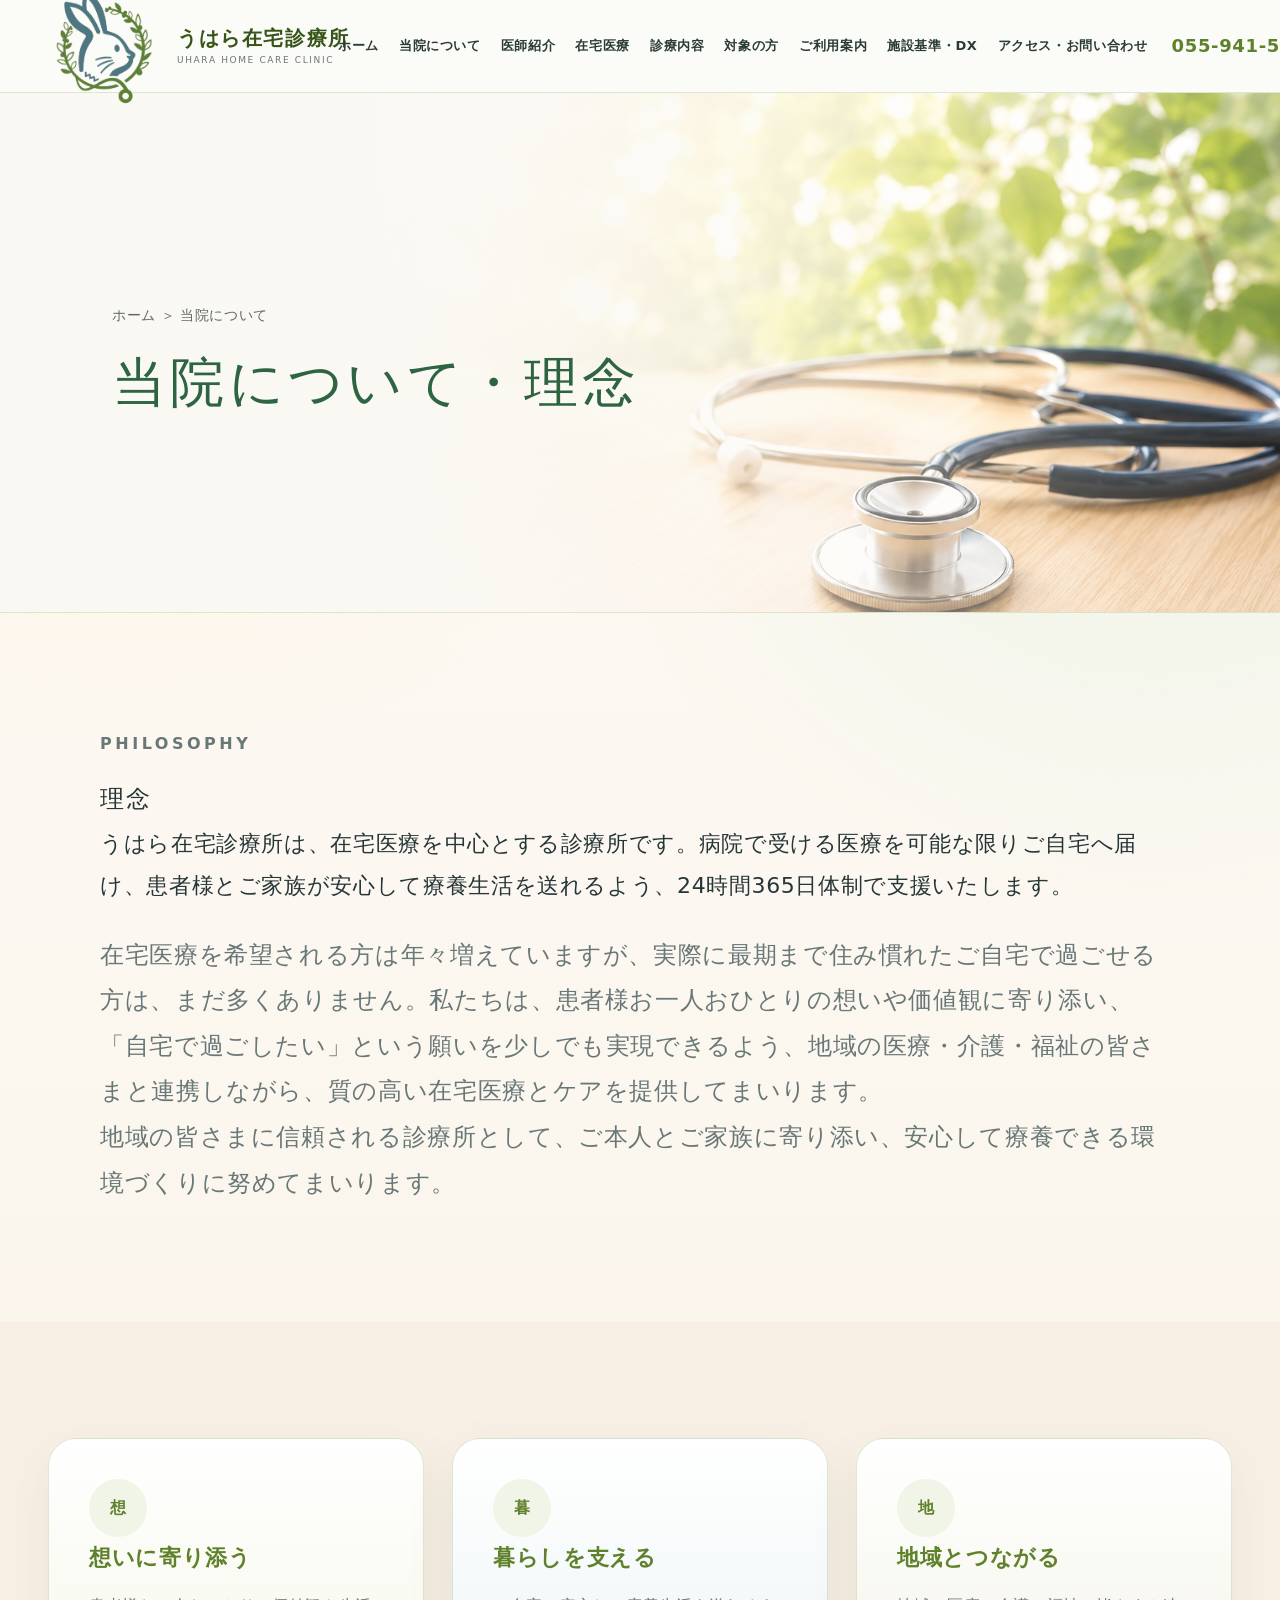
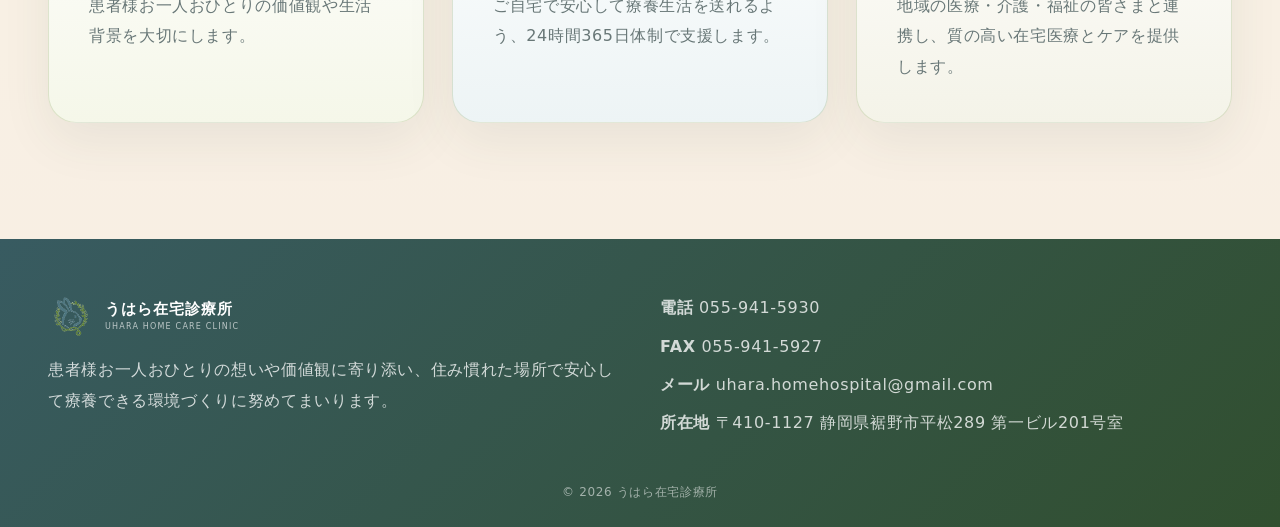
<file: uhara-site-final/about.html>
<!DOCTYPE html>
<html lang="ja">
<head>
  <meta charset="UTF-8">
  <meta name="viewport" content="width=device-width, initial-scale=1.0">
  <title>当院について・理念｜うはら在宅診療所</title>
  <meta name="description" content="うはら在宅診療所の理念をご紹介します。">
  <link rel="stylesheet" href="./style.css">
</head>
<body class="">

<header class="site-header">
  <div class="header-inner">
    <div class="brand">
      <a class="logo" href="index.html" aria-label="うはら在宅診療所 ホーム">
        <img class="logo-symbol" src="assets/uhara-logo-transparent.png" alt="うはら在宅診療所のウサギロゴ">
      </a>
      <a class="clinic-name" href="index.html">
        <strong>うはら在宅診療所</strong>
        <small>UHARA HOME CARE CLINIC</small>
      </a>
    </div>
    <button class="menu-toggle" type="button" aria-label="メニューを開く" aria-expanded="false">
  <span></span>
  <span></span>
  <span></span>
</button>
    <nav class="nav" aria-label="主要ナビゲーション">
      <a href="index.html">ホーム</a>
      <a href="about.html">当院について</a>
      <a href="doctor.html">医師紹介</a>
      <a href="homecare.html">在宅医療</a>
      <a href="services.html">診療内容</a>
      <a href="target.html">対象の方</a>
      <a href="guide.html">ご利用案内</a>
      <a href="standards-dx.html">施設基準・DX</a>
      <a href="contact.html">アクセス・お問い合わせ</a>
    </nav>
    <a class="header-tel" href="tel:0559415930">055-941-5930</a>
  </div>
</header>

<main>

<section class="page-hero warm">
  <div class="container">
    <p class="breadcrumb">ホーム ＞ 当院について</p>
    <h1 class="serif">当院について・理念</h1>
  </div>
</section>

<section class="section">
  <div class="container narrow">
    <p class="label">Philosophy</p>
    <h2 class="serif">理念</h2>
    <p class="lead-text">うはら在宅診療所は、在宅医療を中心とする診療所です。病院で受ける医療を可能な限りご自宅へ届け、患者様とご家族が安心して療養生活を送れるよう、24時間365日体制で支援いたします。</p>
    <p><span style="font-size: 150%;">在宅医療を希望される方は年々増えていますが、実際に最期まで住み慣れたご自宅で過ごせる方は、まだ多くありません。私たちは、患者様お一人おひとりの想いや価値観に寄り添い、「自宅で過ごしたい」という願いを少しでも実現できるよう、地域の医療・介護・福祉の皆さまと連携しながら、質の高い在宅医療とケアを提供してまいります。</span></p>
    <p><span style="font-size: 150%;">地域の皆さまに信頼される診療所として、ご本人とご家族に寄り添い、安心して療養できる環境づくりに努めてまいります。</span></p>
  </div>
</section>

<section class="section section-soft">
  <div class="container card-grid three">
    <article class="card warm"><span class="round-icon">想</span><h3>想いに寄り添う</h3><p>患者様お一人おひとりの価値観や生活背景を大切にします。</p></article>
    <article class="card mint"><span class="round-icon">暮</span><h3>暮らしを支える</h3><p>ご自宅で安心して療養生活を送れるよう、24時間365日体制で支援します。</p></article>
    <article class="card peach"><span class="round-icon">地</span><h3>地域とつながる</h3><p>地域の医療・介護・福祉の皆さまと連携し、質の高い在宅医療とケアを提供します。</p></article>
  </div>
</section>



</main>

<footer class="site-footer">
  <div class="container footer-grid">
    <div>
      <div class="footer-logo-lockup">
        <img src="assets/uhara-logo-transparent.png" alt="うはら在宅診療所のウサギロゴ">
        <span><strong>うはら在宅診療所</strong><small>UHARA HOME CARE CLINIC</small></span>
      </div>
      <p>患者様お一人おひとりの想いや価値観に寄り添い、住み慣れた場所で安心して療養できる環境づくりに努めてまいります。</p>
    </div>
    <div class="footer-contact">
      <p><strong>電話</strong> <a href="tel:0559415930">055-941-5930</a></p>
      <p><strong>FAX</strong> 055-941-5927</p>
      <p><strong>メール</strong> <a href="mailto:uhara.homehospital@gmail.com">uhara.homehospital@gmail.com</a></p>
      <p><strong>所在地</strong> 〒410-1127 静岡県裾野市平松289 第一ビル201号室</p>
    </div>
  </div>
  <p class="copyright">© 2026 うはら在宅診療所</p>
</footer>
<script src="menu.js"></script>
</body>
</html>
</file>
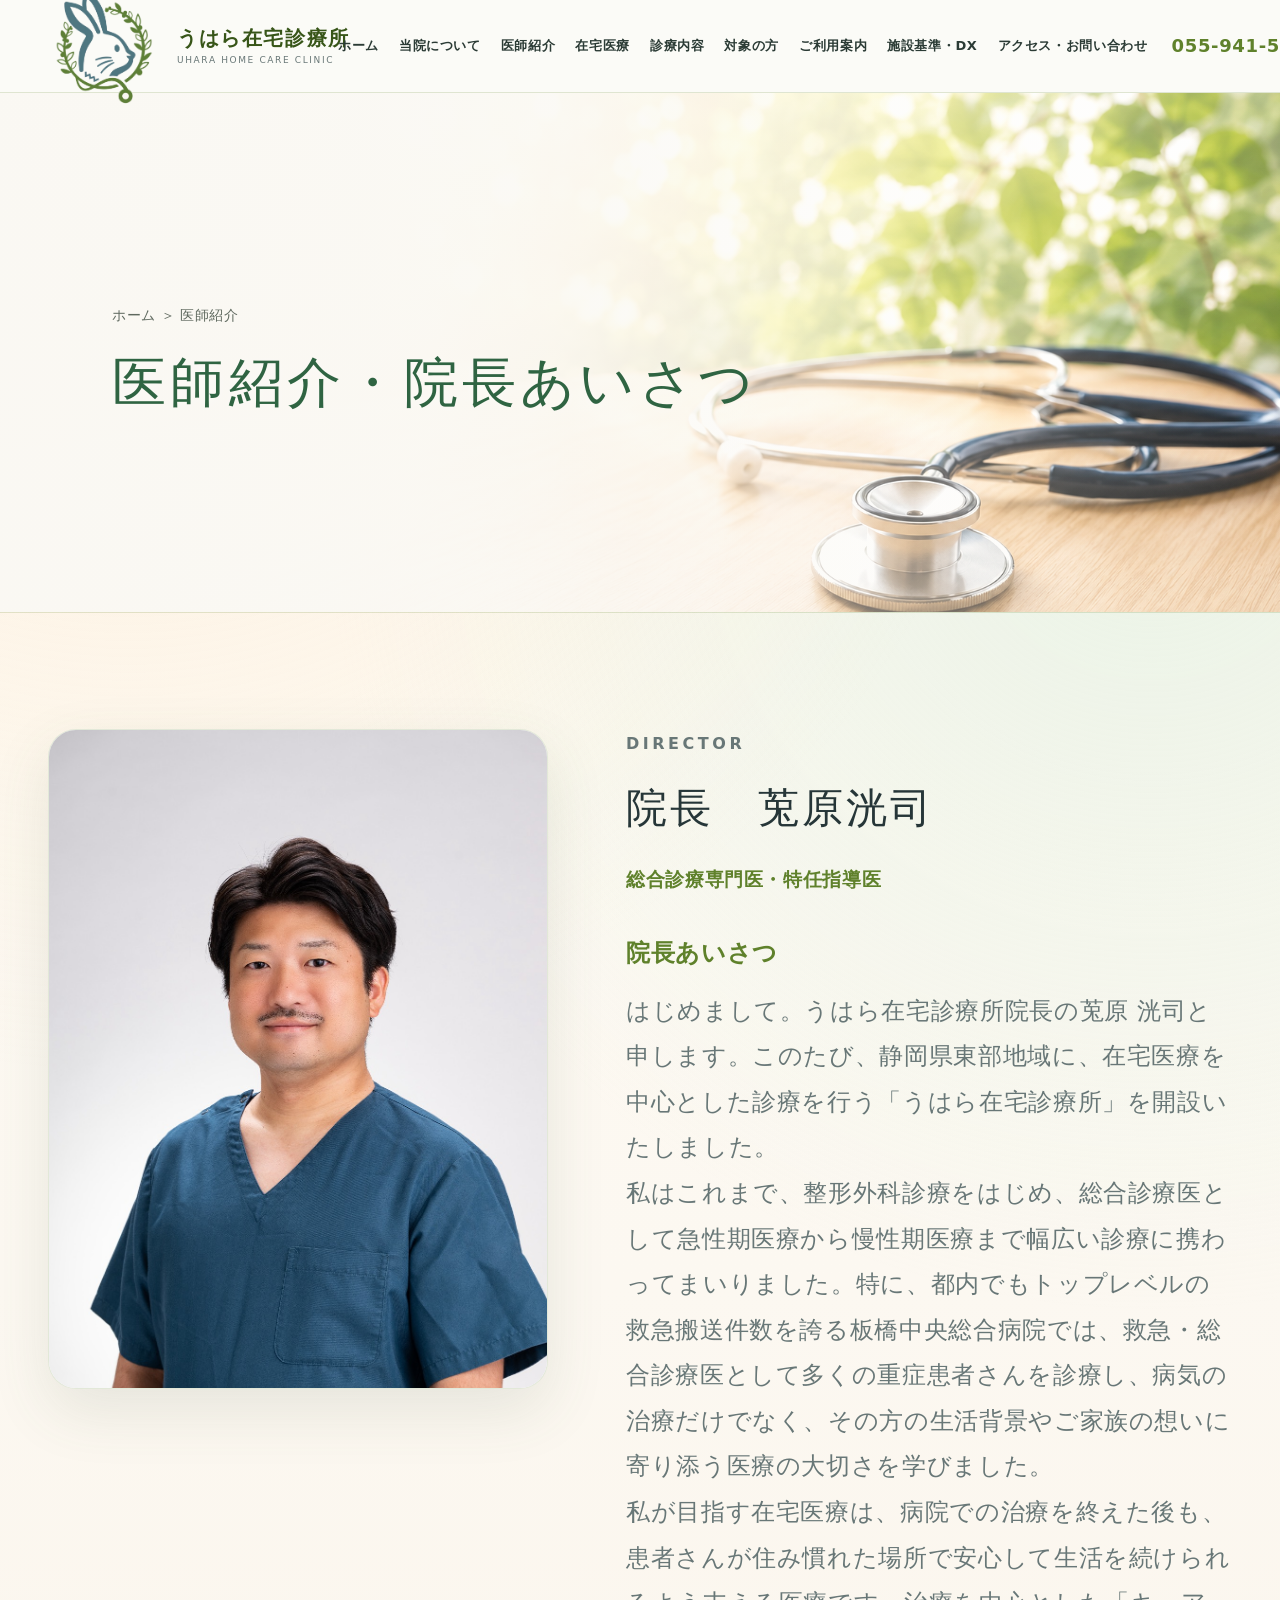
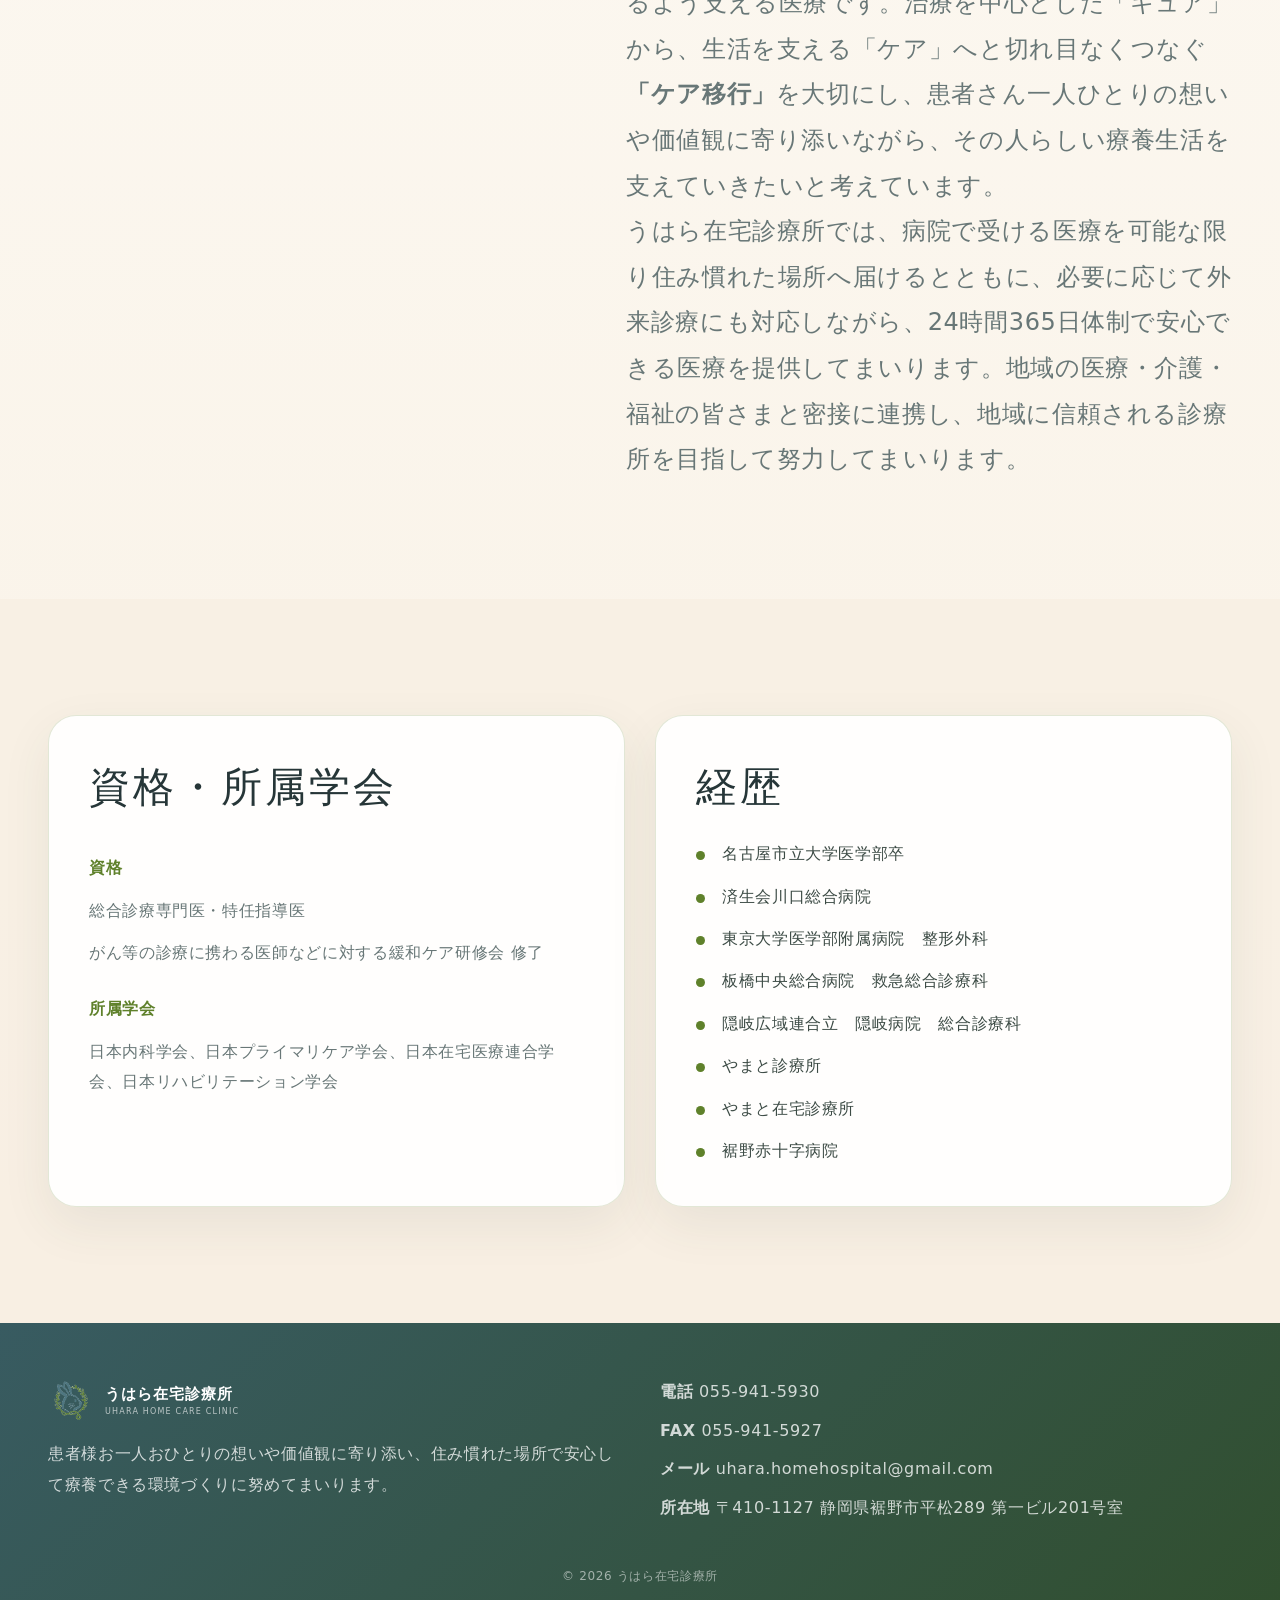
<file: uhara-site-final/doctor.html>
<!DOCTYPE html>
<html lang="ja">
<head>
  <meta charset="UTF-8">
  <meta name="viewport" content="width=device-width, initial-scale=1.0">
  <title>医師紹介｜莵原洸司｜うはら在宅診療所</title>
  <meta name="description" content="うはら在宅診療所 院長 莵原洸司のごあいさつ、資格、経歴をご紹介します。">
  <link rel="stylesheet" href="./style.css">
</head>
<body class="">

<header class="site-header">
  <div class="header-inner">
    <div class="brand">
      <a class="logo" href="index.html" aria-label="うはら在宅診療所 ホーム">
        <img class="logo-symbol" src="assets/uhara-logo-transparent.png" alt="うはら在宅診療所のウサギロゴ">
      </a>
      <a class="clinic-name" href="index.html">
        <strong>うはら在宅診療所</strong>
        <small>UHARA HOME CARE CLINIC</small>
      </a>
    </div>
    <button class="menu-toggle" type="button" aria-label="メニューを開く" aria-expanded="false">
  <span></span>
  <span></span>
  <span></span>
</button>
    <nav class="nav" aria-label="主要ナビゲーション">
      <a href="index.html">ホーム</a>
      <a href="about.html">当院について</a>
      <a href="doctor.html">医師紹介</a>
      <a href="homecare.html">在宅医療</a>
      <a href="services.html">診療内容</a>
      <a href="target.html">対象の方</a>
      <a href="guide.html">ご利用案内</a>
      <a href="standards-dx.html">施設基準・DX</a>
      <a href="contact.html">アクセス・お問い合わせ</a>
    </nav>
    <a class="header-tel" href="tel:0559415930">055-941-5930</a>
  </div>
</header>

<main>

<section class="page-hero warm">
  <div class="container">
    <p class="breadcrumb">ホーム ＞ 医師紹介</p>
    <h1 class="serif">医師紹介・院長あいさつ</h1>
  </div>
</section>

<section class="section">
  <div class="container doctor-layout">
    <aside class="doctor-photo">
      <img src="assets/doctor-uhara-koji-scrub.jpg" alt="うはら在宅診療所 院長 莵原洸司">
    </aside>
    <div class="doctor-text">
      <p class="label">Director</p>
      <h2 class="serif">院長　莵原洸司</h2>
      <p class="doctor-title">総合診療専門医・特任指導医</p>

      <h3>院長あいさつ</h3>
      <p><span style="font-size: 150%;">はじめまして。うはら在宅診療所院長の莵原 洸司と申します。このたび、静岡県東部地域に、在宅医療を中心とした診療を行う「うはら在宅診療所」を開設いたしました。</span></p>
      <p><span style="font-size: 150%;">私はこれまで、整形外科診療をはじめ、総合診療医として急性期医療から慢性期医療まで幅広い診療に携わってまいりました。特に、都内でもトップレベルの救急搬送件数を誇る板橋中央総合病院では、救急・総合診療医として多くの重症患者さんを診療し、病気の治療だけでなく、その方の生活背景やご家族の想いに寄り添う医療の大切さを学びました。</span></p>
      <p><span style="font-size: 150%;">私が目指す在宅医療は、病院での治療を終えた後も、患者さんが住み慣れた場所で安心して生活を続けられるよう支える医療です。治療を中心とした「キュア」から、生活を支える「ケア」へと切れ目なくつなぐ<strong>「ケア移行」</strong>を大切にし、患者さん一人ひとりの想いや価値観に寄り添いながら、その人らしい療養生活を支えていきたいと考えています。</span></p>
      <p><span style="font-size: 150%;">うはら在宅診療所では、病院で受ける医療を可能な限り住み慣れた場所へ届けるとともに、必要に応じて外来診療にも対応しながら、24時間365日体制で安心できる医療を提供してまいります。地域の医療・介護・福祉の皆さまと密接に連携し、地域に信頼される診療所を目指して努力してまいります。</span></p>
    </div>
  </div>
</section>

<section class="section section-soft">
  <div class="container profile-grid">
    <article class="panel">
      <h2 class="serif">資格・所属学会</h2>
      <dl class="def-list">
        <dt>資格</dt>
        <dd>総合診療専門医・特任指導医</dd>
        <dd>がん等の診療に携わる医師などに対する緩和ケア研修会 修了</dd>
        <dt>所属学会</dt>
        <dd>日本内科学会、日本プライマリケア学会、日本在宅医療連合学会、日本リハビリテーション学会</dd>
      </dl>
    </article>
    <article class="panel">
      <h2 class="serif">経歴</h2>
      <ul class="check-list">
        <li>名古屋市立大学医学部卒</li>
        <li>済生会川口総合病院</li>
        <li>東京大学医学部附属病院　整形外科</li>
        <li>板橋中央総合病院　救急総合診療科</li>
        <li>隠岐広域連合立　隠岐病院　総合診療科</li>
        <li>やまと診療所</li>
        <li>やまと在宅診療所</li>
        <li>裾野赤十字病院</li>
      </ul>
    </article>
  </div>
</section>

</main>

<footer class="site-footer">
  <div class="container footer-grid">
    <div>
      <div class="footer-logo-lockup">
        <img src="assets/uhara-logo-transparent.png" alt="うはら在宅診療所のウサギロゴ">
        <span><strong>うはら在宅診療所</strong><small>UHARA HOME CARE CLINIC</small></span>
      </div>
      <p>患者様お一人おひとりの想いや価値観に寄り添い、住み慣れた場所で安心して療養できる環境づくりに努めてまいります。</p>
    </div>
    <div class="footer-contact">
      <p><strong>電話</strong> <a href="tel:0559415930">055-941-5930</a></p>
      <p><strong>FAX</strong> 055-941-5927</p>
      <p><strong>メール</strong> <a href="mailto:uhara.homehospital@gmail.com">uhara.homehospital@gmail.com</a></p>
      <p><strong>所在地</strong> 〒410-1127 静岡県裾野市平松289 第一ビル201号室</p>
    </div>
  </div>
  <p class="copyright">© 2026 うはら在宅診療所</p>
</footer>
<script src="menu.js"></script>
</body>
</html>
</file>
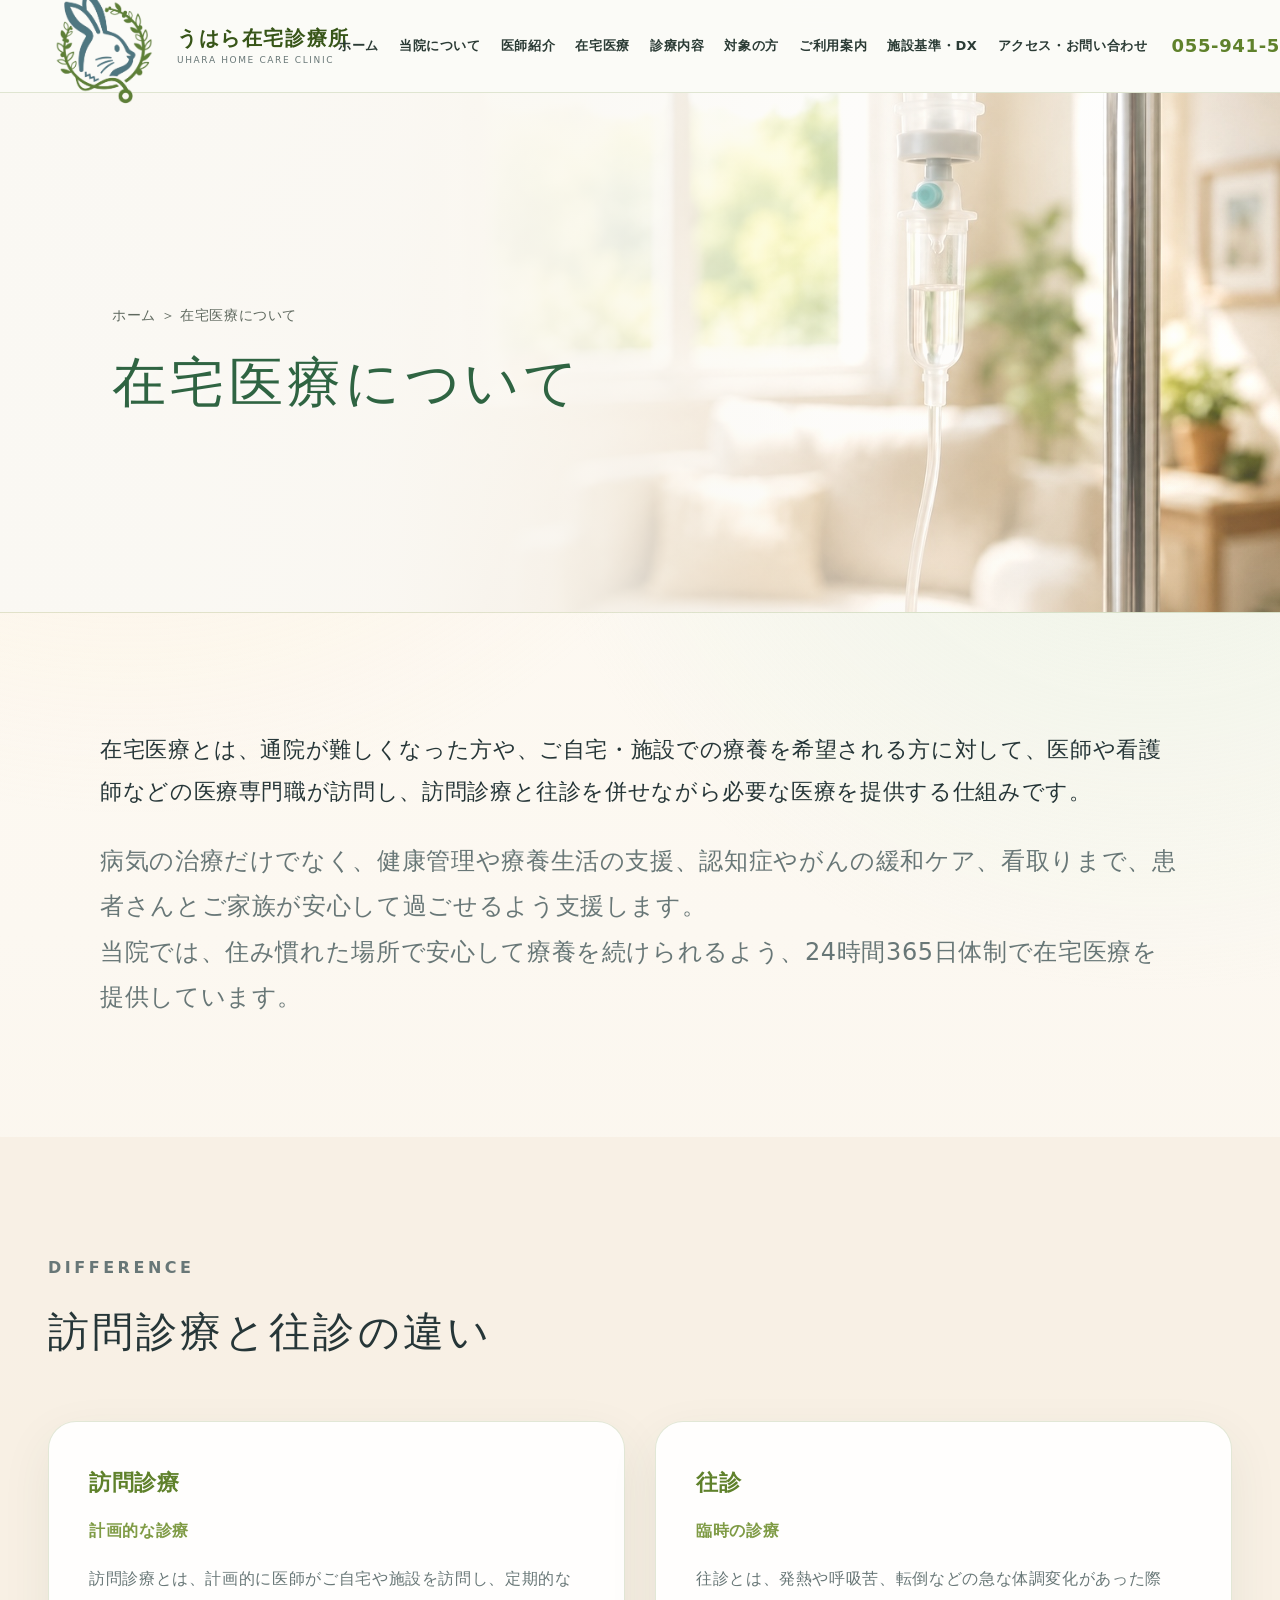
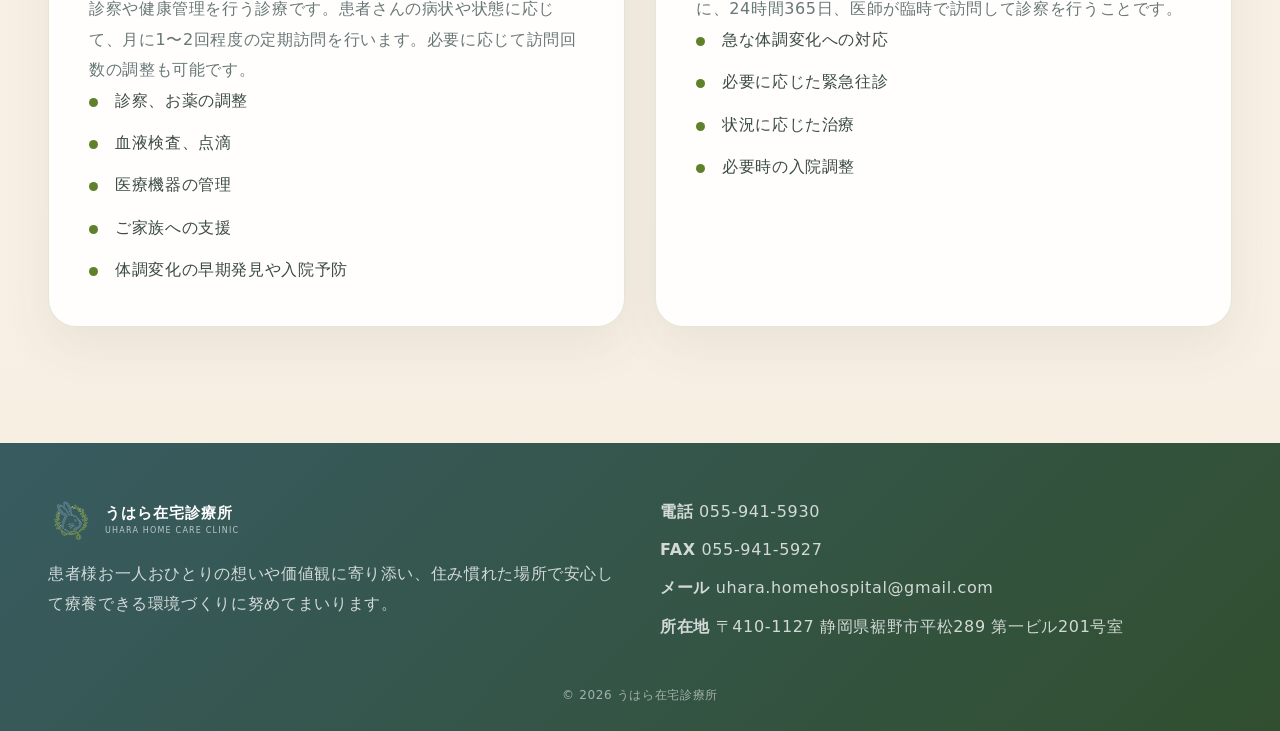
<file: uhara-site-final/homecare.html>
<!DOCTYPE html>
<html lang="ja">
<head>
  <meta charset="UTF-8">
  <meta name="viewport" content="width=device-width, initial-scale=1.0">
  <title>在宅医療について｜うはら在宅診療所</title>
  <meta name="description" content="在宅医療、訪問診療と往診の違いについてご案内します。">
  <link rel="stylesheet" href="./style.css">
</head>
<body class="homecare-page">

<header class="site-header">
  <div class="header-inner">
    <div class="brand">
      <a class="logo" href="index.html" aria-label="うはら在宅診療所 ホーム">
        <img class="logo-symbol" src="assets/uhara-logo-transparent.png" alt="うはら在宅診療所のウサギロゴ">
      </a>
      <a class="clinic-name" href="index.html">
        <strong>うはら在宅診療所</strong>
        <small>UHARA HOME CARE CLINIC</small>
      </a>
    </div>
    <button class="menu-toggle" type="button" aria-label="メニューを開く" aria-expanded="false">
  <span></span>
  <span></span>
  <span></span>
</button>
    <nav class="nav" aria-label="主要ナビゲーション">
      <a href="index.html">ホーム</a>
      <a href="about.html">当院について</a>
      <a href="doctor.html">医師紹介</a>
      <a href="homecare.html">在宅医療</a>
      <a href="services.html">診療内容</a>
      <a href="target.html">対象の方</a>
      <a href="guide.html">ご利用案内</a>
      <a href="standards-dx.html">施設基準・DX</a>
      <a href="contact.html">アクセス・お問い合わせ</a>
    </nav>
    <a class="header-tel" href="tel:0559415930">055-941-5930</a>
  </div>
</header>

<main>

<section class="page-hero warm">
  <div class="container">
    <p class="breadcrumb">ホーム ＞ 在宅医療について</p>
    <h1 class="serif">在宅医療について</h1>
  </div>
</section>

<section class="section">
  <div class="container narrow">
    <p class="lead-text">在宅医療とは、通院が難しくなった方や、ご自宅・施設での療養を希望される方に対して、医師や看護師などの医療専門職が訪問し、訪問診療と往診を併せながら必要な医療を提供する仕組みです。</p>
    <p><span style="font-size: 150%;">病気の治療だけでなく、健康管理や療養生活の支援、認知症やがんの緩和ケア、看取りまで、患者さんとご家族が安心して過ごせるよう支援します。</span></p>
    <p><span style="font-size: 150%;">当院では、住み慣れた場所で安心して療養を続けられるよう、24時間365日体制で在宅医療を提供しています。</span></p>
  </div>
</section>

<section class="section section-soft">
  <div class="container">
    <div class="section-head">
      <p class="label">Difference</p>
      <h2 class="serif">訪問診療と往診の違い</h2>
    </div>
    <div class="compare-grid">
      <article class="panel">
        <h3>訪問診療</h3>
        <p class="sub">計画的な診療</p>
        <p>訪問診療とは、計画的に医師がご自宅や施設を訪問し、定期的な診察や健康管理を行う診療です。患者さんの病状や状態に応じて、月に1〜2回程度の定期訪問を行います。必要に応じて訪問回数の調整も可能です。</p>
        <ul class="check-list">
          <li>診察、お薬の調整</li>
          <li>血液検査、点滴</li>
          <li>医療機器の管理</li>
          <li>ご家族への支援</li>
          <li>体調変化の早期発見や入院予防</li>
        </ul>
      </article>
      <article class="panel">
        <h3>往診</h3>
        <p class="sub">臨時の診療</p>
        <p>往診とは、発熱や呼吸苦、転倒などの急な体調変化があった際に、24時間365日、医師が臨時で訪問して診察を行うことです。</p>
        <ul class="check-list">
          <li>急な体調変化への対応</li>
          <li>必要に応じた緊急往診</li>
          <li>状況に応じた治療</li>
          <li>必要時の入院調整</li>
        </ul>
      </article>
    </div>
  </div>
</section>

</main>

<footer class="site-footer">
  <div class="container footer-grid">
    <div>
      <div class="footer-logo-lockup">
        <img src="assets/uhara-logo-transparent.png" alt="うはら在宅診療所のウサギロゴ">
        <span><strong>うはら在宅診療所</strong><small>UHARA HOME CARE CLINIC</small></span>
      </div>
      <p>患者様お一人おひとりの想いや価値観に寄り添い、住み慣れた場所で安心して療養できる環境づくりに努めてまいります。</p>
    </div>
    <div class="footer-contact">
      <p><strong>電話</strong> <a href="tel:0559415930">055-941-5930</a></p>
      <p><strong>FAX</strong> 055-941-5927</p>
      <p><strong>メール</strong> <a href="mailto:uhara.homehospital@gmail.com">uhara.homehospital@gmail.com</a></p>
      <p><strong>所在地</strong> 〒410-1127 静岡県裾野市平松289 第一ビル201号室</p>
    </div>
  </div>
  <p class="copyright">© 2026 うはら在宅診療所</p>
</footer>
<script src="menu.js"></script>
</body>
</html>
</file>
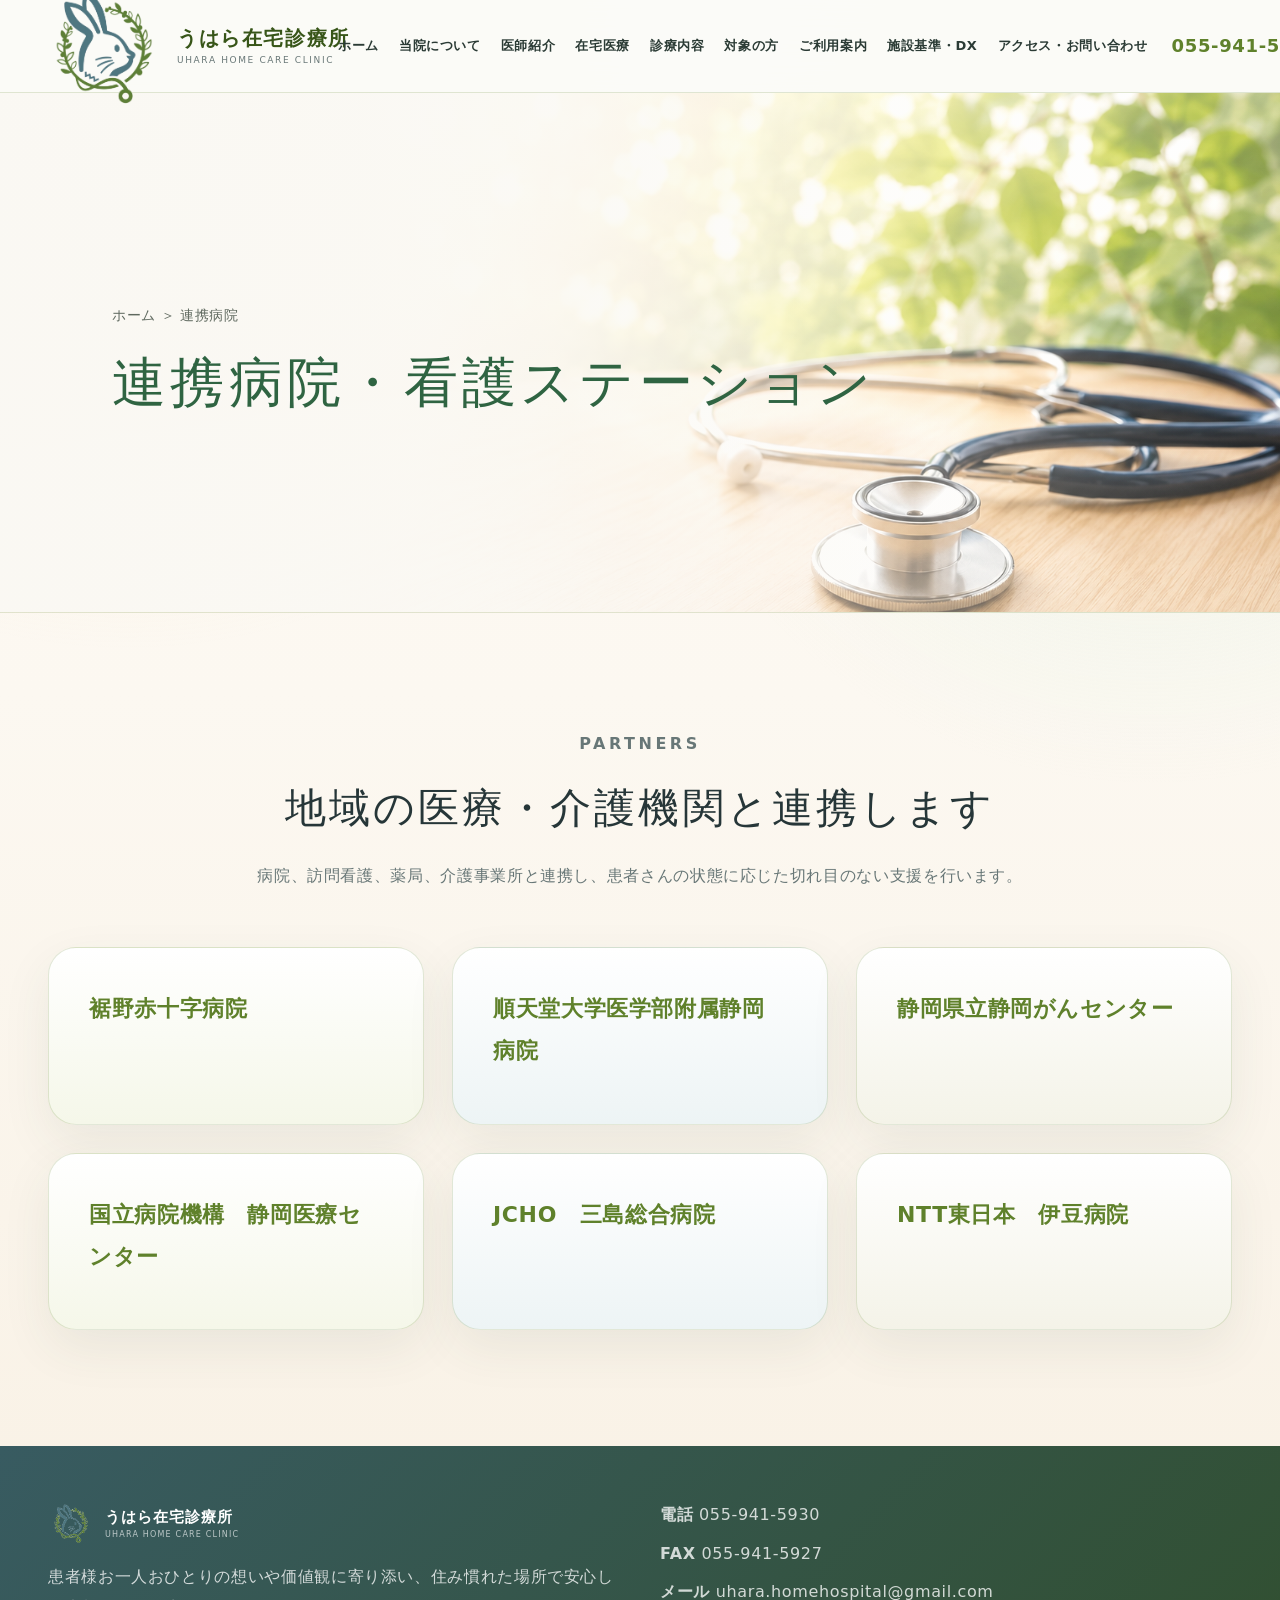
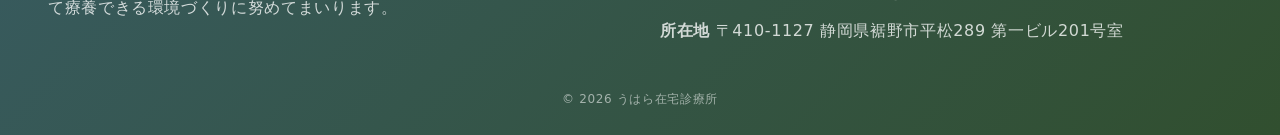
<file: uhara-site-final/partners.html>
<!DOCTYPE html>
<html lang="ja">
<head>
  <meta charset="UTF-8">
  <meta name="viewport" content="width=device-width, initial-scale=1.0">
  <title>連携病院｜うはら在宅診療所</title>
  <meta name="description" content="連携病院・看護ステーションをご案内します。">
  <link rel="stylesheet" href="./style.css">
</head>
<body class="">

<header class="site-header">
  <div class="header-inner">
    <div class="brand">
      <a class="logo" href="index.html" aria-label="うはら在宅診療所 ホーム">
        <img class="logo-symbol" src="assets/uhara-logo-transparent.png" alt="うはら在宅診療所のウサギロゴ">
      </a>
      <a class="clinic-name" href="index.html">
        <strong>うはら在宅診療所</strong>
        <small>UHARA HOME CARE CLINIC</small>
      </a>
    </div>
    <button class="menu-toggle" type="button" aria-label="メニューを開く" aria-expanded="false">
  <span></span>
  <span></span>
  <span></span>
</button>
    <nav class="nav" aria-label="主要ナビゲーション">
      <a href="index.html">ホーム</a>
      <a href="about.html">当院について</a>
      <a href="doctor.html">医師紹介</a>
      <a href="homecare.html">在宅医療</a>
      <a href="services.html">診療内容</a>
      <a href="target.html">対象の方</a>
      <a href="guide.html">ご利用案内</a>
      <a href="standards-dx.html">施設基準・DX</a>
      <a href="contact.html">アクセス・お問い合わせ</a>
    </nav>
    <a class="header-tel" href="tel:0559415930">055-941-5930</a>
  </div>
</header>

<main>

<section class="page-hero warm">
  <div class="container">
    <p class="breadcrumb">ホーム ＞ 連携病院</p>
    <h1 class="serif">連携病院・看護ステーション</h1>
  </div>
</section>

<section class="section">
  <div class="container">
    <div class="section-head center">
      <p class="label">Partners</p>
      <h2 class="serif">地域の医療・介護機関と連携します</h2>
      <p>病院、訪問看護、薬局、介護事業所と連携し、患者さんの状態に応じた切れ目のない支援を行います。</p>
    </div>
    <div class="card-grid three">
      <article class="card warm"><h3>裾野赤十字病院</h3></article>
      <article class="card mint"><h3>順天堂大学医学部附属静岡病院</h3></article>
      <article class="card peach"><h3>静岡県立静岡がんセンター</h3></article>
      <article class="card warm"><h3>国立病院機構　静岡医療センター</h3></article>
      <article class="card mint"><h3>JCHO　三島総合病院</h3></article>
      <article class="card peach"><h3>NTT東日本　伊豆病院</h3></article>
    </div>
  </div>
</section>

</main>

<footer class="site-footer">
  <div class="container footer-grid">
    <div>
      <div class="footer-logo-lockup">
        <img src="assets/uhara-logo-transparent.png" alt="うはら在宅診療所のウサギロゴ">
        <span><strong>うはら在宅診療所</strong><small>UHARA HOME CARE CLINIC</small></span>
      </div>
      <p>患者様お一人おひとりの想いや価値観に寄り添い、住み慣れた場所で安心して療養できる環境づくりに努めてまいります。</p>
    </div>
    <div class="footer-contact">
      <p><strong>電話</strong> <a href="tel:0559415930">055-941-5930</a></p>
      <p><strong>FAX</strong> 055-941-5927</p>
      <p><strong>メール</strong> <a href="mailto:uhara.homehospital@gmail.com">uhara.homehospital@gmail.com</a></p>
      <p><strong>所在地</strong> 〒410-1127 静岡県裾野市平松289 第一ビル201号室</p>
    </div>
  </div>
  <p class="copyright">© 2026 うはら在宅診療所</p>
</footer>
<script src="menu.js"></script>
</body>
</html>
</file>
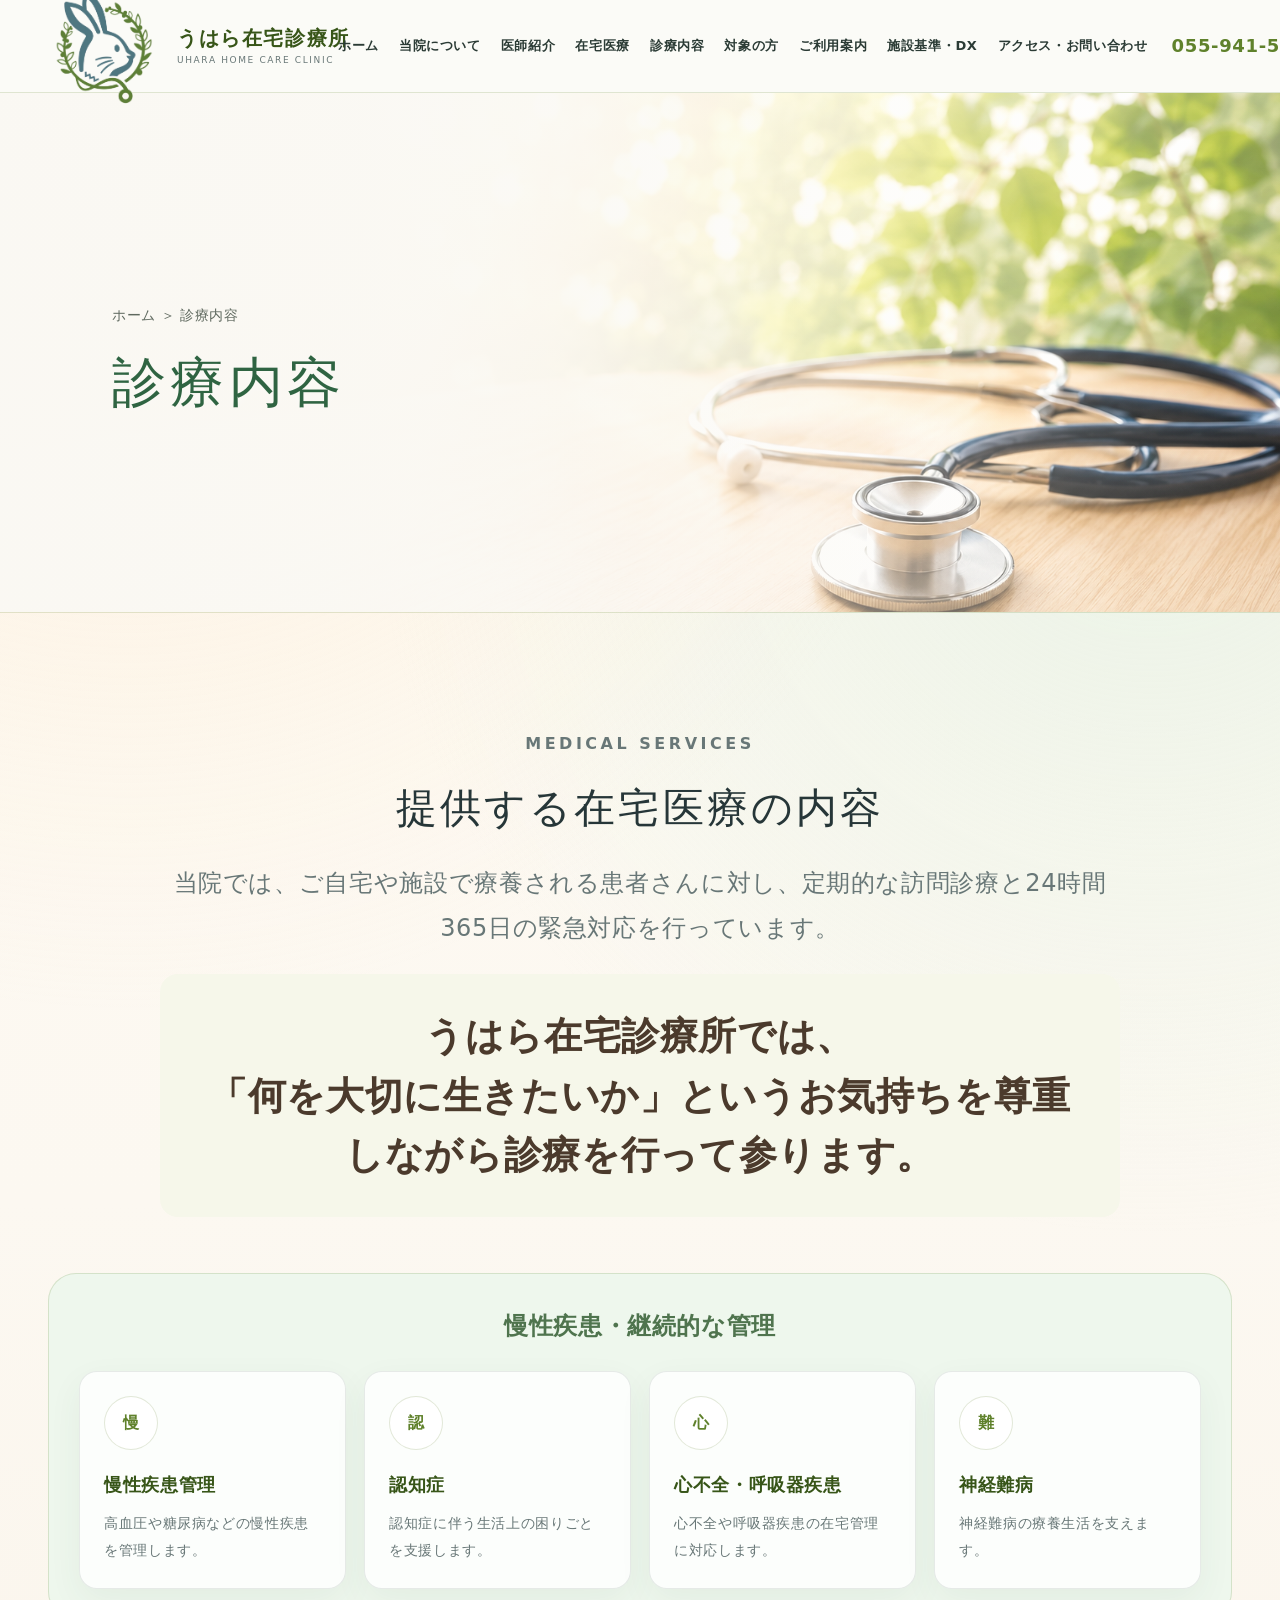
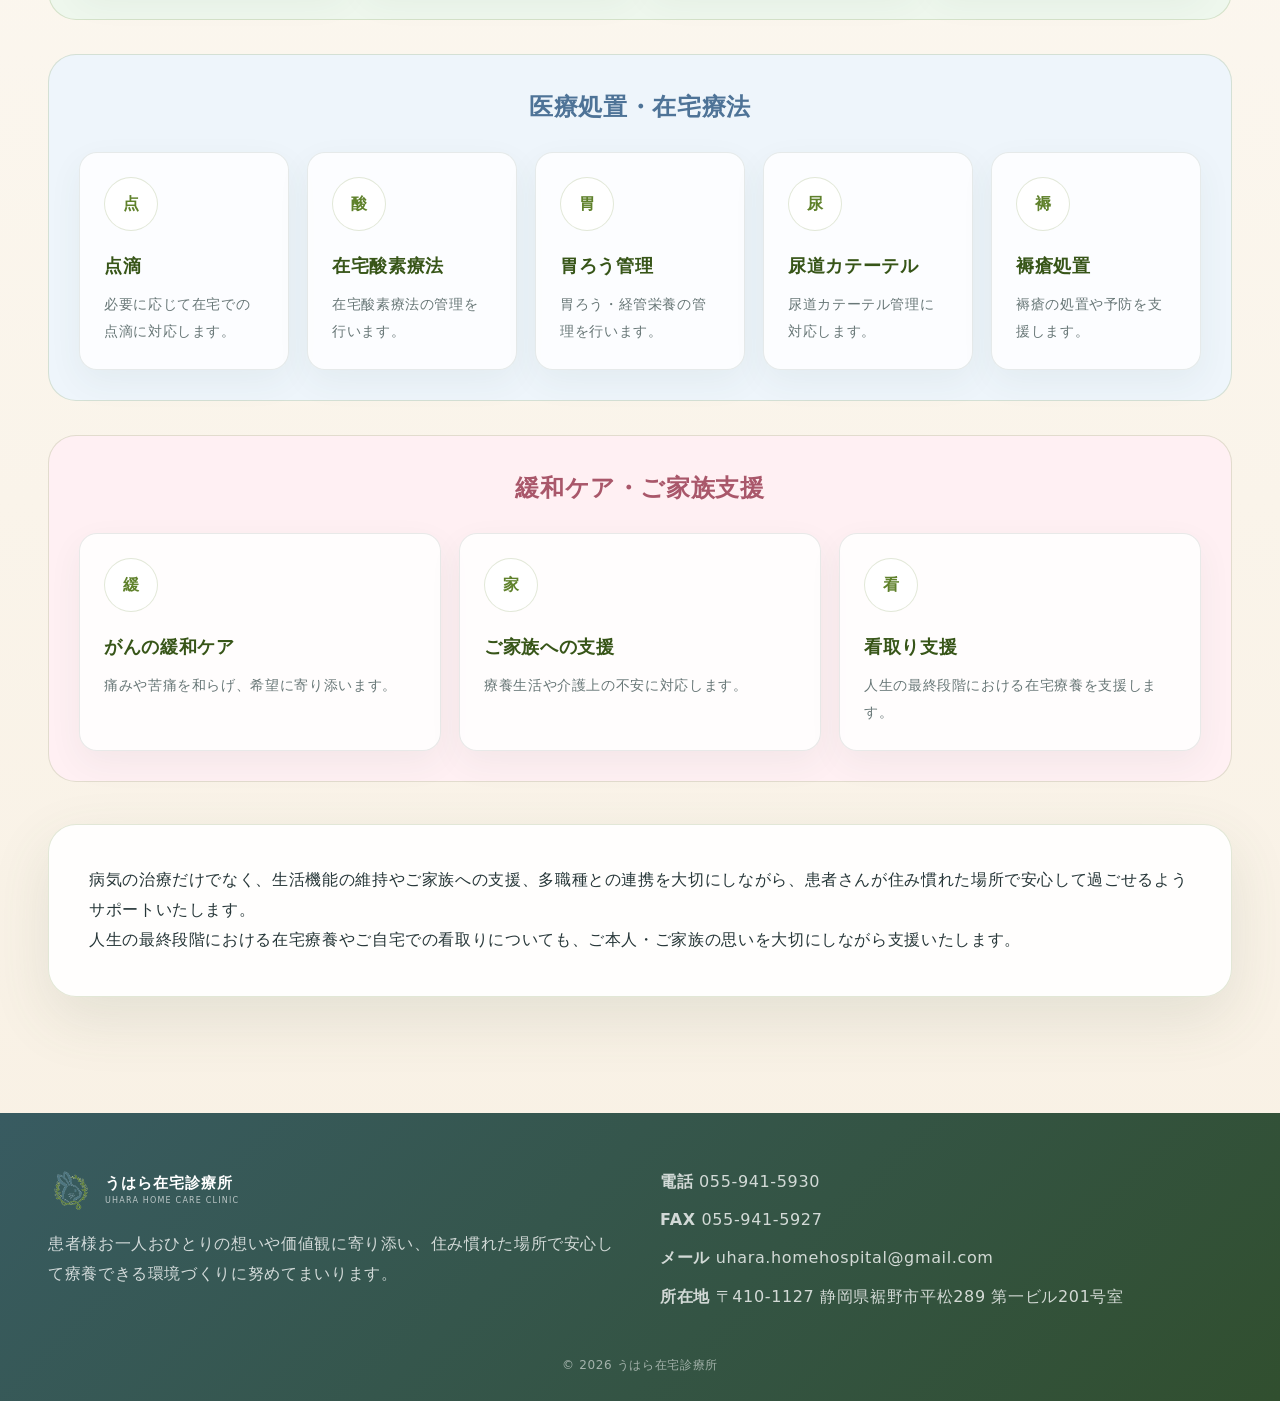
<file: uhara-site-final/services.html>
<!DOCTYPE html>
<html lang="ja">
<head>
  <meta charset="UTF-8">
  <meta name="viewport" content="width=device-width, initial-scale=1.0">
  <title>診療内容｜うはら在宅診療所</title>
  <meta name="description" content="うはら在宅診療所の診療内容をご案内します。">
  <link rel="stylesheet" href="./style.css">
</head>
<body class="">

<header class="site-header">
  <div class="header-inner">
    <div class="brand">
      <a class="logo" href="index.html" aria-label="うはら在宅診療所 ホーム">
        <img class="logo-symbol" src="assets/uhara-logo-transparent.png" alt="うはら在宅診療所のウサギロゴ">
      </a>
      <a class="clinic-name" href="index.html">
        <strong>うはら在宅診療所</strong>
        <small>UHARA HOME CARE CLINIC</small>
      </a>
    </div>
    <button class="menu-toggle" type="button" aria-label="メニューを開く" aria-expanded="false">
  <span></span>
  <span></span>
  <span></span>
</button>
    <nav class="nav" aria-label="主要ナビゲーション">
      <a href="index.html">ホーム</a>
      <a href="about.html">当院について</a>
      <a href="doctor.html">医師紹介</a>
      <a href="homecare.html">在宅医療</a>
      <a href="services.html">診療内容</a>
      <a href="target.html">対象の方</a>
      <a href="guide.html">ご利用案内</a>
      <a href="standards-dx.html">施設基準・DX</a>
      <a href="contact.html">アクセス・お問い合わせ</a>
    </nav>
    <a class="header-tel" href="tel:0559415930">055-941-5930</a>
  </div>
</header>

<main>

<section class="page-hero warm">
  <div class="container">
    <p class="breadcrumb">ホーム ＞ 診療内容</p>
    <h1 class="serif">診療内容</h1>
  </div>
</section>

<section class="section">
  <div class="container">
    <div class="section-head center">
      <p class="label">Medical Services</p>
      <h2 class="serif">提供する在宅医療の内容</h2>
      <p><span style="font-size: 150%;">当院では、ご自宅や施設で療養される患者さんに対し、定期的な訪問診療と24時間365日の緊急対応を行っています。</span></p>
      <p class="emphasis emphasis-large"><strong>うはら在宅診療所では、<br>「何を大切に生きたいか」というお気持ちを尊重しながら診療を行って参ります。</strong></p>
    </div>

    
<div class="service-categories">
  <section class="service-category chronic">
    <h3>慢性疾患・継続的な管理</h3>
    <div class="service-grid service-grid-4">
      <article><span>慢</span><h4>慢性疾患管理</h4><p>高血圧や糖尿病などの慢性疾患を管理します。</p></article>
      <article><span>認</span><h4>認知症</h4><p>認知症に伴う生活上の困りごとを支援します。</p></article>
      <article><span>心</span><h4>心不全・呼吸器疾患</h4><p>心不全や呼吸器疾患の在宅管理に対応します。</p></article>
      <article><span>難</span><h4>神経難病</h4><p>神経難病の療養生活を支えます。</p></article>
    </div>
  </section>
  <section class="service-category treatment">
    <h3>医療処置・在宅療法</h3>
    <div class="service-grid service-grid-5">
      <article><span>点</span><h4>点滴</h4><p>必要に応じて在宅での点滴に対応します。</p></article>
      <article><span>酸</span><h4>在宅酸素療法</h4><p>在宅酸素療法の管理を行います。</p></article>
      <article><span>胃</span><h4>胃ろう管理</h4><p>胃ろう・経管栄養の管理を行います。</p></article>
      <article><span>尿</span><h4>尿道カテーテル</h4><p>尿道カテーテル管理に対応します。</p></article>
      <article><span>褥</span><h4>褥瘡処置</h4><p>褥瘡の処置や予防を支援します。</p></article>
    </div>
  </section>
  <section class="service-category care">
    <h3>緩和ケア・ご家族支援</h3>
    <div class="service-grid service-grid-3">
      <article><span>緩</span><h4>がんの緩和ケア</h4><p>痛みや苦痛を和らげ、希望に寄り添います。</p></article>
      <article><span>家</span><h4>ご家族への支援</h4><p>療養生活や介護上の不安に対応します。</p></article>
      <article><span>看</span><h4>看取り支援</h4><p>人生の最終段階における在宅療養を支援します。</p></article>
    </div>
  </section>
</div>
<div class="warm-message">
      <p>病気の治療だけでなく、生活機能の維持やご家族への支援、多職種との連携を大切にしながら、患者さんが住み慣れた場所で安心して過ごせるようサポートいたします。</p>
      <p>人生の最終段階における在宅療養やご自宅での看取りについても、ご本人・ご家族の思いを大切にしながら支援いたします。</p>
    </div>
  </div>
</section>

</main>

<footer class="site-footer">
  <div class="container footer-grid">
    <div>
      <div class="footer-logo-lockup">
        <img src="assets/uhara-logo-transparent.png" alt="うはら在宅診療所のウサギロゴ">
        <span><strong>うはら在宅診療所</strong><small>UHARA HOME CARE CLINIC</small></span>
      </div>
      <p>患者様お一人おひとりの想いや価値観に寄り添い、住み慣れた場所で安心して療養できる環境づくりに努めてまいります。</p>
    </div>
    <div class="footer-contact">
      <p><strong>電話</strong> <a href="tel:0559415930">055-941-5930</a></p>
      <p><strong>FAX</strong> 055-941-5927</p>
      <p><strong>メール</strong> <a href="mailto:uhara.homehospital@gmail.com">uhara.homehospital@gmail.com</a></p>
      <p><strong>所在地</strong> 〒410-1127 静岡県裾野市平松289 第一ビル201号室</p>
    </div>
  </div>
  <p class="copyright">© 2026 うはら在宅診療所</p>
</footer>
<script src="menu.js"></script>
</body>
</html>
</file>
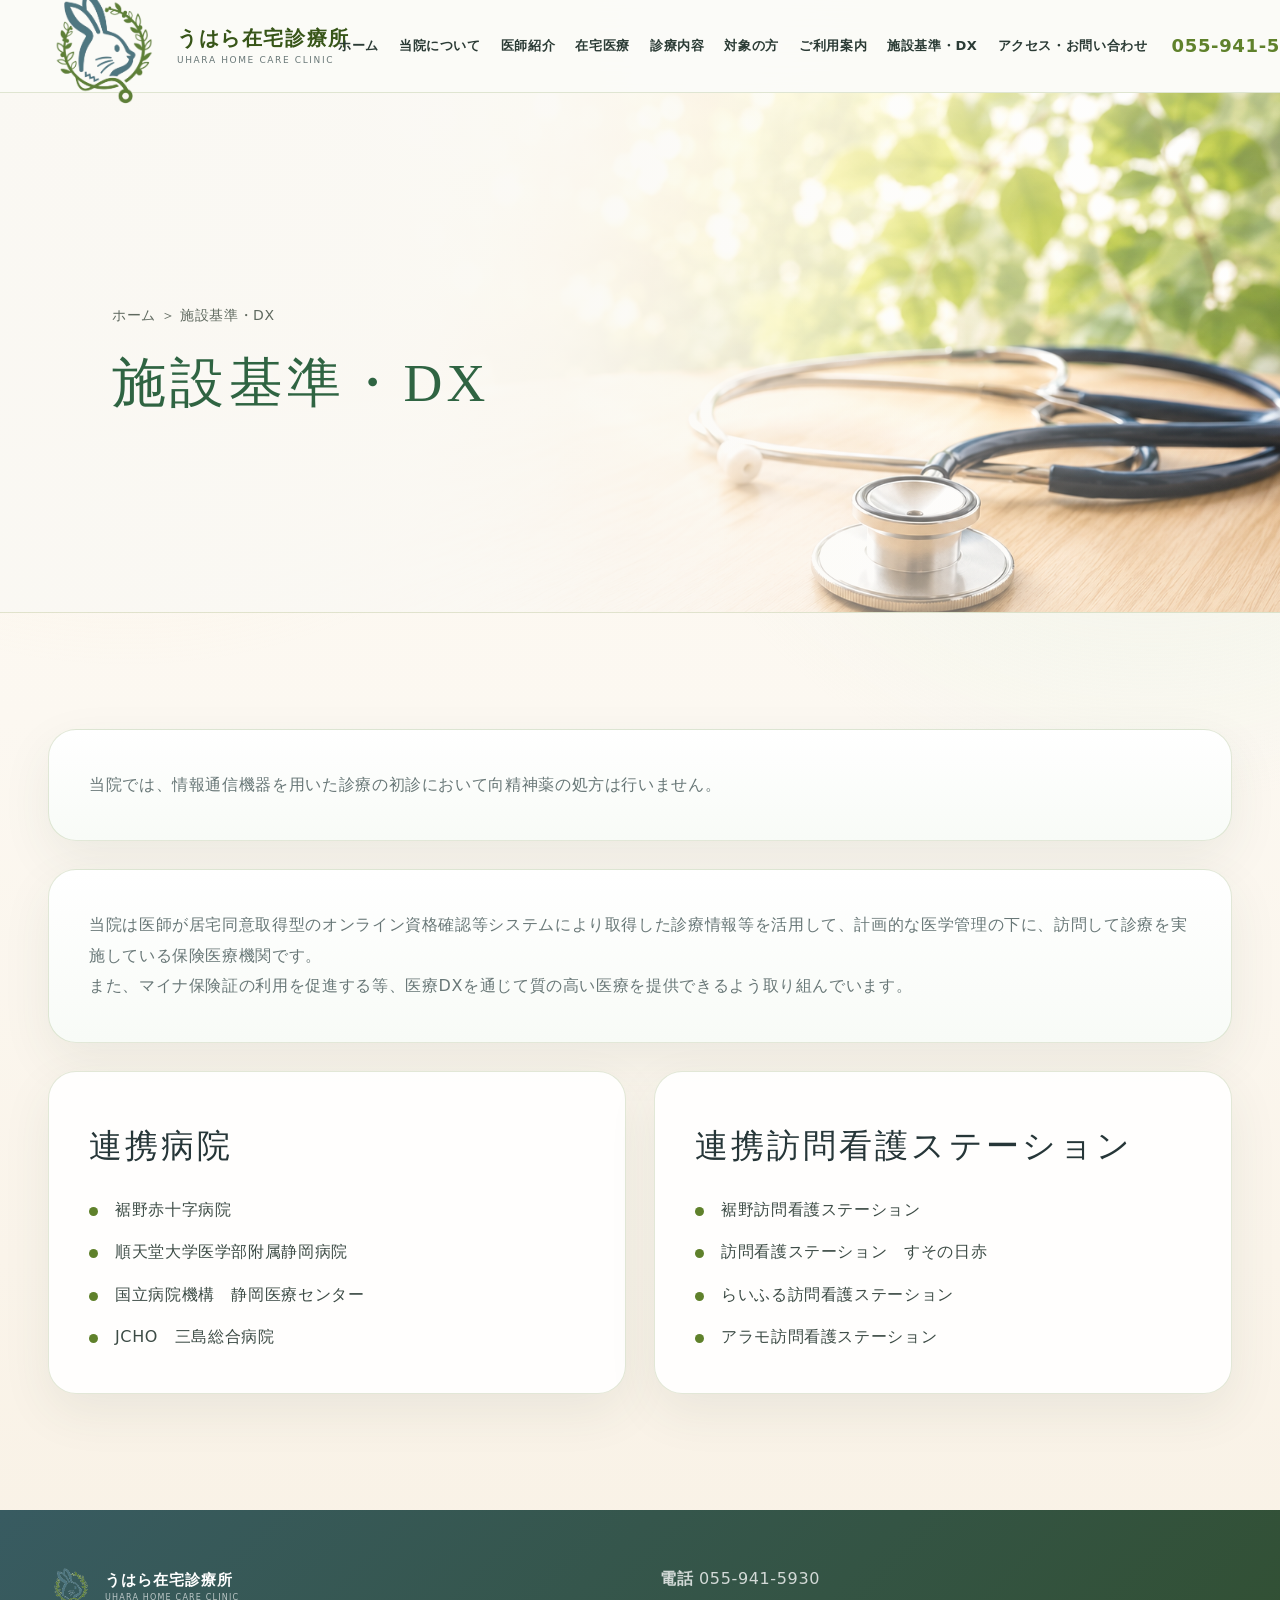
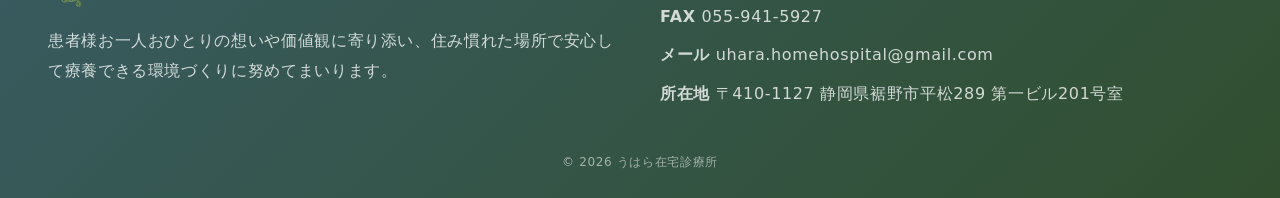
<file: uhara-site-final/standards-dx.html>
<!DOCTYPE html>
<html lang="ja">
<head>
  <meta charset="UTF-8">
  <meta name="viewport" content="width=device-width, initial-scale=1.0">
  <title>施設基準・DX｜うはら在宅診療所</title>
  <meta name="description" content="施設基準、在宅医療DX情報活用加算、連携訪問看護ステーションについて掲載しています。">
  <link rel="stylesheet" href="./style.css">
</head>
<body class="">

<header class="site-header">
  <div class="header-inner">
    <div class="brand">
      <a class="logo" href="index.html" aria-label="うはら在宅診療所 ホーム">
        <img class="logo-symbol" src="assets/uhara-logo-transparent.png" alt="うはら在宅診療所のウサギロゴ">
      </a>
      <a class="clinic-name" href="index.html">
        <strong>うはら在宅診療所</strong>
        <small>UHARA HOME CARE CLINIC</small>
      </a>
    </div>
    <button class="menu-toggle" type="button" aria-label="メニューを開く" aria-expanded="false">
  <span></span>
  <span></span>
  <span></span>
</button>
    <nav class="nav" aria-label="主要ナビゲーション">
      <a href="index.html">ホーム</a>
      <a href="about.html">当院について</a>
      <a href="doctor.html">医師紹介</a>
      <a href="homecare.html">在宅医療</a>
      <a href="services.html">診療内容</a>
      <a href="target.html">対象の方</a>
      <a href="guide.html">ご利用案内</a>
      <a href="standards-dx.html">施設基準・DX</a>
      <a href="contact.html">アクセス・お問い合わせ</a>
    </nav>
    <a class="header-tel" href="tel:0559415930">055-941-5930</a>
  </div>
</header>


<main>
<section class="page-hero warm">
  <div class="container">
    <p class="breadcrumb">ホーム ＞ 施設基準・DX</p>
    <h1 class="serif">施設基準・DX</h1>
  </div>
</section>
<section class="section">
  <div class="container standards-simple">
    <article class="panel dx-statement">
      
      <p><font size="3">当院では、情報通信機器を用いた診療の初診において向精神薬の処方は行いません。</font></p>
    </article>
    <article class="panel dx-statement">
      
      <p><font size="3">当院は医師が居宅同意取得型のオンライン資格確認等システムにより取得した診療情報等を活用して、計画的な医学管理の下に、訪問して診療を実施している保険医療機関です。</p>
      <p>また、マイナ保険証の利用を促進する等、医療DXを通じて質の高い医療を提供できるよう取り組んでいます。</font></p>
    </article>
    <div class="partner-columns">
      <article class="panel">
        <h2 class="serif"><span style="font-size: 80%;">連携病院</span></h2>
        <ul class="check-list">
          <li>裾野赤十字病院</li>
          <li>順天堂大学医学部附属静岡病院</li>
          <li>国立病院機構　静岡医療センター</li>
          <li>JCHO　三島総合病院</li>
        </ul>
      </article>
      <article class="panel">
        <h2 class="serif"><span style="font-size: 80%;">連携訪問看護ステーション</span></h2>
        <ul class="check-list">
          <li>裾野訪問看護ステーション</li>
          <li>訪問看護ステーション　すその日赤</li>
          <li>らいふる訪問看護ステーション</li>
          <li>アラモ訪問看護ステーション</li>
        </ul>
      </article>
    </div>
  </div>
</section>
</main>


<footer class="site-footer">
  <div class="container footer-grid">
    <div>
      <div class="footer-logo-lockup">
        <img src="assets/uhara-logo-transparent.png" alt="うはら在宅診療所のウサギロゴ">
        <span><strong>うはら在宅診療所</strong><small>UHARA HOME CARE CLINIC</small></span>
      </div>
      <p>患者様お一人おひとりの想いや価値観に寄り添い、住み慣れた場所で安心して療養できる環境づくりに努めてまいります。</p>
    </div>
    <div class="footer-contact">
      <p><strong>電話</strong> <a href="tel:0559415930">055-941-5930</a></p>
      <p><strong>FAX</strong> 055-941-5927</p>
      <p><strong>メール</strong> <a href="mailto:uhara.homehospital@gmail.com">uhara.homehospital@gmail.com</a></p>
      <p><strong>所在地</strong> 〒410-1127 静岡県裾野市平松289 第一ビル201号室</p>
    </div>
  </div>
  <p class="copyright">© 2026 うはら在宅診療所</p>
</footer>
<script src="menu.js"></script>
</body>
</html>
</file>
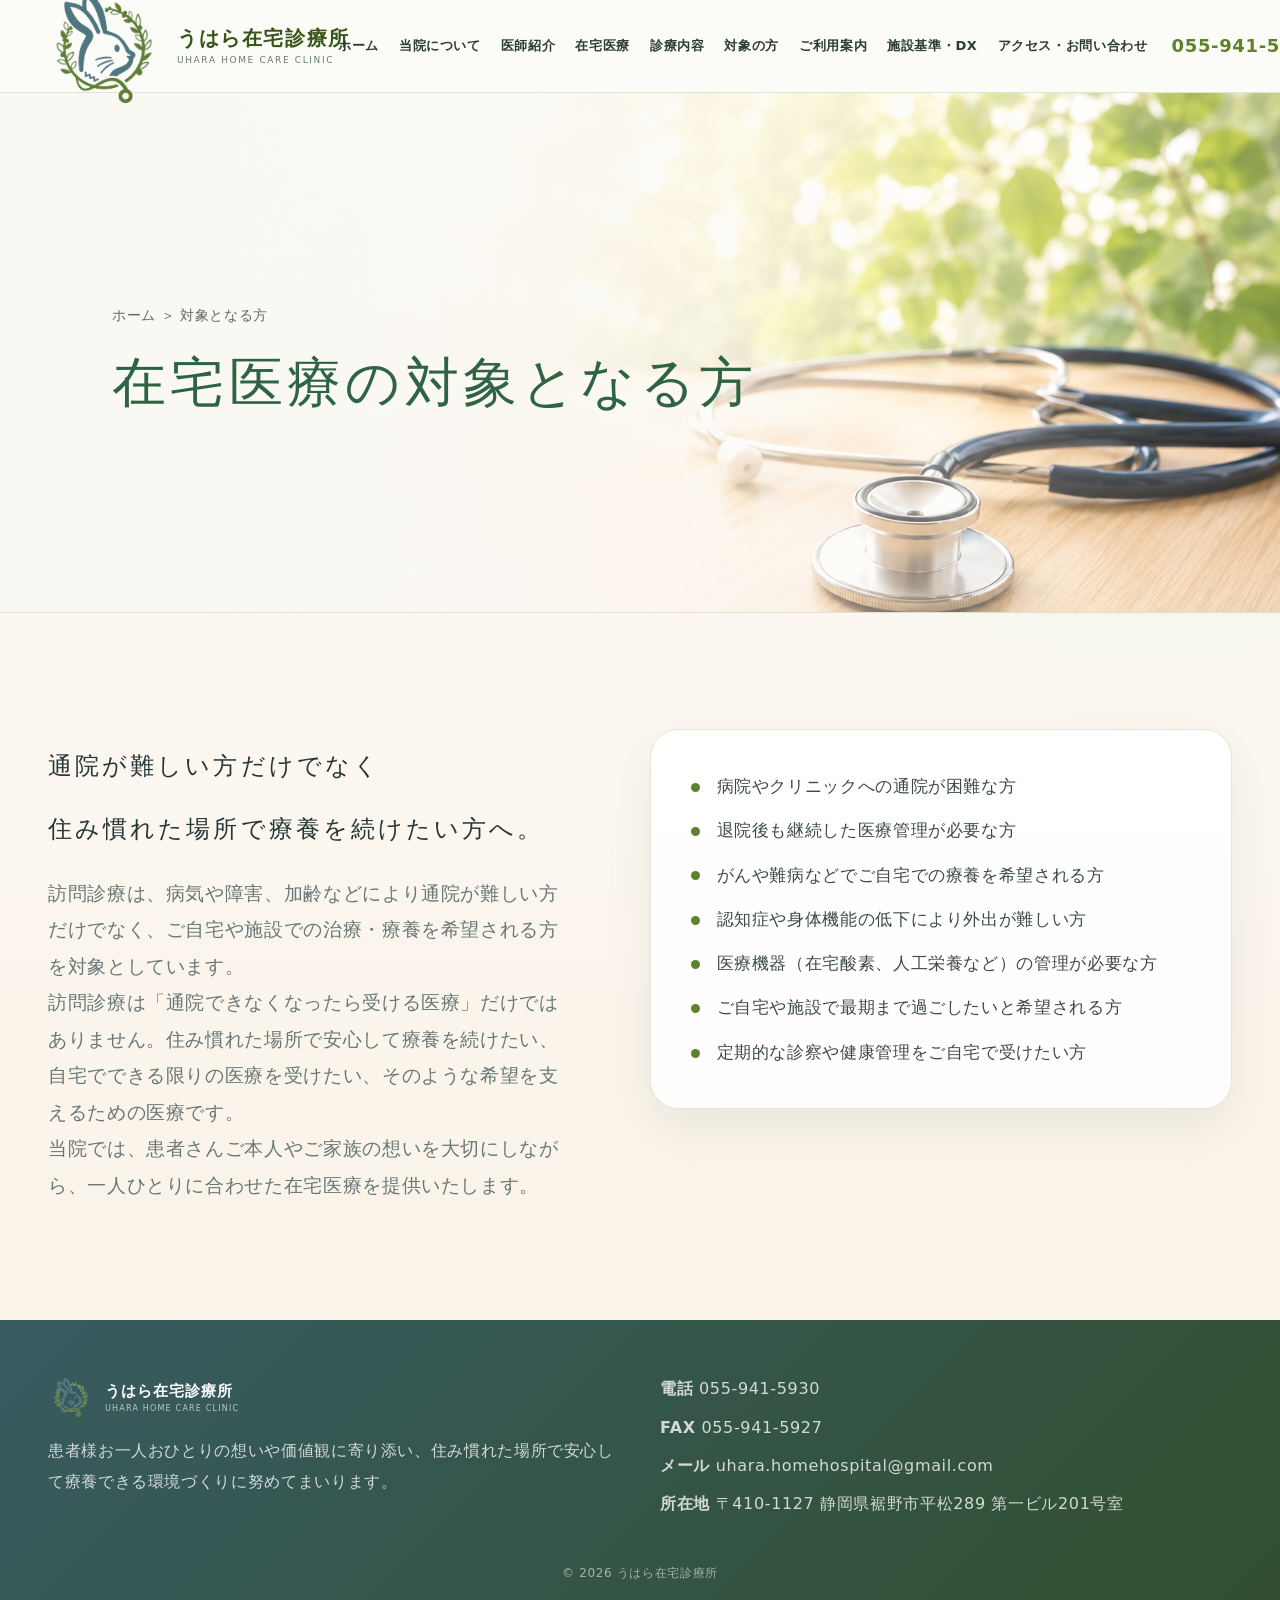
<file: uhara-site-final/target.html>
<!DOCTYPE html>
<html lang="ja">
<head>
  <meta charset="UTF-8">
  <meta name="viewport" content="width=device-width, initial-scale=1.0">
  <title>在宅医療の対象となる方｜うはら在宅診療所</title>
  <meta name="description" content="在宅医療の対象となる方をご案内します。">
  <link rel="stylesheet" href="./style.css">
</head>
<body class="">

<header class="site-header">
  <div class="header-inner">
    <div class="brand">
      <a class="logo" href="index.html" aria-label="うはら在宅診療所 ホーム">
        <img class="logo-symbol" src="assets/uhara-logo-transparent.png" alt="うはら在宅診療所のウサギロゴ">
      </a>
      <a class="clinic-name" href="index.html">
        <strong>うはら在宅診療所</strong>
        <small>UHARA HOME CARE CLINIC</small>
      </a>
    </div>
    <button class="menu-toggle" type="button" aria-label="メニューを開く" aria-expanded="false">
  <span></span>
  <span></span>
  <span></span>
</button>
    <nav class="nav" aria-label="主要ナビゲーション">
      <a href="index.html">ホーム</a>
      <a href="about.html">当院について</a>
      <a href="doctor.html">医師紹介</a>
      <a href="homecare.html">在宅医療</a>
      <a href="services.html">診療内容</a>
      <a href="target.html">対象の方</a>
      <a href="guide.html">ご利用案内</a>
      <a href="standards-dx.html">施設基準・DX</a>
      <a href="contact.html">アクセス・お問い合わせ</a>
    </nav>
    <a class="header-tel" href="tel:0559415930">055-941-5930</a>
  </div>
</header>

<main>

<section class="page-hero warm">
  <div class="container">
    <p class="breadcrumb">ホーム ＞ 対象となる方</p>
    <h1 class="serif">在宅医療の対象となる方</h1>
  </div>
</section>

<section class="section">
  <div class="container two-col">
    <div>
<h2 class="serif"><font size="5">通院が難しい方だけでなく<br>住み慣れた場所で療養を続けたい方へ。</font></h2>
      <p><span style="font-size: 120%;">訪問診療は、病気や障害、加齢などにより通院が難しい方だけでなく、ご自宅や施設での治療・療養を希望される方を対象としています。</span></p>
      <p><span style="font-size: 120%;">訪問診療は「通院できなくなったら受ける医療」だけではありません。住み慣れた場所で安心して療養を続けたい、自宅でできる限りの医療を受けたい、そのような希望を支えるための医療です。</span></p>
      <p><span style="font-size: 120%;">当院では、患者さんご本人やご家族の想いを大切にしながら、一人ひとりに合わせた在宅医療を提供いたします。</span></p>
    </div>
    <div class="panel">
      <ul class="check-list large">
        <li>病院やクリニックへの通院が困難な方</li>
        <li>退院後も継続した医療管理が必要な方</li>
        <li>がんや難病などでご自宅での療養を希望される方</li>
        <li>認知症や身体機能の低下により外出が難しい方</li>
        <li>医療機器（在宅酸素、人工栄養など）の管理が必要な方</li>
        <li>ご自宅や施設で最期まで過ごしたいと希望される方</li>
        <li>定期的な診察や健康管理をご自宅で受けたい方</li>
      </ul>
    </div>
  </div>
</section>

</main>

<footer class="site-footer">
  <div class="container footer-grid">
    <div>
      <div class="footer-logo-lockup">
        <img src="assets/uhara-logo-transparent.png" alt="うはら在宅診療所のウサギロゴ">
        <span><strong>うはら在宅診療所</strong><small>UHARA HOME CARE CLINIC</small></span>
      </div>
      <p>患者様お一人おひとりの想いや価値観に寄り添い、住み慣れた場所で安心して療養できる環境づくりに努めてまいります。</p>
    </div>
    <div class="footer-contact">
      <p><strong>電話</strong> <a href="tel:0559415930">055-941-5930</a></p>
      <p><strong>FAX</strong> 055-941-5927</p>
      <p><strong>メール</strong> <a href="mailto:uhara.homehospital@gmail.com">uhara.homehospital@gmail.com</a></p>
      <p><strong>所在地</strong> 〒410-1127 静岡県裾野市平松289 第一ビル201号室</p>
    </div>
  </div>
  <p class="copyright">© 2026 うはら在宅診療所</p>
</footer>
<script src="menu.js"></script>
</body>
</html>
</file>
<file: uhara-site-final/style.css>
:root {
  --green:#5f812b;
  --green-dark:#375518;
  --soft-green:#7f9b45;
  --mint:#f1f5e8;
  --cream:#f4f2e8;
  --warm:#f8f7f2;
  --peach:#eef3f4;
  --yellow:#f4f1d9;
  --ink:#263638;
  --muted:#687777;
  --line:rgba(95,129,43,.18);
  --white:#fff;
  --shadow:0 22px 60px rgba(75,101,74,.12);
  --radius:28px;
}
*{box-sizing:border-box;margin:0;padding:0}
html{scroll-behavior:smooth}
body{
  font-family:"Hiragino Sans","Yu Gothic","Noto Sans JP",system-ui,sans-serif;
  color:var(--ink);
  background:
    radial-gradient(circle at 10% 5%, rgba(255,232,200,.45), transparent 28%),
    radial-gradient(circle at 90% 15%, rgba(218,238,221,.55), transparent 28%),
    linear-gradient(180deg,#fffaf2 0%,#fcf8f1 40%,#f8f0e3 100%);
  line-height:1.9;
  letter-spacing:.04em;
}
a{color:inherit;text-decoration:none}
img{display:block;max-width:100%}
.serif{font-family:"Yu Mincho","Hiragino Mincho ProN","Noto Serif JP",serif;font-weight:500;letter-spacing:.075em}
.container{width:min(1480px,calc(100% - 96px));margin:0 auto}
.site-header{
  position:sticky;top:0;z-index:100;
  background:rgba(251,251,248,.94);
  backdrop-filter:blur(18px);
  border-bottom:1px solid var(--line);
}
.header-inner{height:92px;padding:0 44px;display:flex;align-items:center;justify-content:space-between;gap:24px}
.logo img{width:120px;height:auto}
.nav{display:flex;gap:20px;font-size:13px;font-weight:800;color:#2b3b35;white-space:nowrap}
.header-tel{font-weight:900;color:var(--green);font-size:18px;white-space:nowrap}
.btn{min-height:58px;padding:0 32px;border-radius:999px;display:inline-flex;align-items:center;justify-content:center;font-weight:900;border:1px solid transparent;transition:.25s}
.btn:hover{transform:translateY(-2px)}
.btn-primary{background:linear-gradient(135deg,#5f812b,#4e7279);color:white;box-shadow:0 14px 36px rgba(47,96,72,.22)}
.btn-light{background:rgba(255,255,255,.88);color:var(--green);border-color:rgba(47,96,72,.25)}
.btn-outline{border-color:var(--green);color:var(--green);background:white}
.full{width:100%}
.hero{
  min-height:760px;position:relative;overflow:hidden;
  background:
    linear-gradient(90deg,rgba(255,250,242,.96),rgba(255,250,242,.82) 42%,rgba(255,250,242,.28)),
    url("https://images.unsplash.com/photo-1570459027562-4a916cc6113f?auto=format&fit=crop&w=2400&q=90") center/cover no-repeat;
}
.hero:after{content:"";position:absolute;inset:auto 0 0;height:180px;background:linear-gradient(transparent,var(--warm))}
.hero-inner{min-height:760px;display:flex;align-items:center;position:relative;z-index:2}
.hero-copy{max-width:860px}
.eyebrow,.label{color:var(--soft-green);font-size:13px;font-weight:900;letter-spacing:.22em;text-transform:uppercase;margin-bottom:18px}
.hero h1{font-size:clamp(42px,4.2vw,76px);line-height:1.42;color:#12241c;margin-bottom:28px}
.hero-lead{font-size:20px;color:#374940;max-width:780px;margin-bottom:38px}
.hero-actions{display:flex;gap:18px;flex-wrap:wrap}
.home-features{position:relative;z-index:3;margin-top:-82px}
.feature-grid{display:grid;grid-template-columns:repeat(4,1fr);gap:24px}
.feature-grid article{min-height:136px;background:rgba(255,255,255,.94);border:1px solid rgba(255,255,255,.8);box-shadow:var(--shadow);border-radius:24px;padding:28px;display:flex;align-items:center;gap:18px}
.feature-grid span,.round-icon{width:58px;height:58px;border-radius:50%;display:grid;place-items:center;background:var(--mint);color:var(--green);font-weight:900}
.feature-grid h3{font-size:18px;line-height:1.5}
.section{padding:116px 0}
.section-soft{background:rgba(248,240,227,.82)}
.section-head{max-width:960px;margin-bottom:56px}
.center{text-align:center;margin-left:auto;margin-right:auto}
.section-head h2,.two-col h2,.doctor-text h2,.panel h2,.contact-panel h2,.split-doctor h2{font-size:clamp(34px,3.2vw,54px);line-height:1.55;margin-bottom:20px}
.section-head p,.two-col p,.doctor-text p,.panel p,.contact-panel p,.split-doctor p,.narrow p{color:var(--muted);font-size:16px}
.two-col{display:grid;grid-template-columns:1fr 1.1fr;gap:72px;align-items:start}
.card-grid{display:grid;gap:28px}
.three{grid-template-columns:repeat(3,1fr)}
.card,.panel,.contact-panel{background:rgba(255,255,255,.9);border:1px solid var(--line);border-radius:var(--radius);box-shadow:0 18px 50px rgba(48,78,62,.08);padding:40px}
.card.warm{background:linear-gradient(180deg,#fff,#f5f7e9)}
.card.mint{background:linear-gradient(180deg,#fff,#edf4f5)}
.card.peach{background:linear-gradient(180deg,#fff,#f4f3e8)}
.card h3,.panel h3{color:var(--green);font-size:22px;margin-bottom:12px}
.card p{color:var(--muted)}
.text-link{display:inline-block;margin-top:20px;color:var(--green);font-weight:900}
.split-doctor{display:grid;grid-template-columns:1fr 480px;gap:72px;align-items:center}
.doctor-mini{overflow:hidden;background:white;border:1px solid var(--line);border-radius:var(--radius);box-shadow:var(--shadow)}
.doctor-mini img{width:100%;height:520px;object-fit:cover;object-position:center top}
.doctor-mini div{padding:28px}
.doctor-mini strong{display:block;color:var(--green-dark);font-size:26px}
.doctor-mini span{color:var(--muted)}
.page-hero{padding:82px 0 66px;border-bottom:1px solid var(--line);background:linear-gradient(90deg,rgba(255,250,242,.98),rgba(255,250,242,.86)),url("https://images.unsplash.com/photo-1500530855697-b586d89ba3ee?auto=format&fit=crop&w=2000&q=85") center/cover no-repeat}
.page-hero h1{font-size:56px}
.breadcrumb{font-size:13px;color:var(--muted);margin-bottom:16px}
.narrow{max-width:1080px}
.lead-text{font-size:22px!important;color:var(--ink)!important;line-height:1.9;margin-bottom:26px}
.doctor-layout{display:grid;grid-template-columns:500px 1fr;gap:78px;align-items:start}
.doctor-photo{position:sticky;top:120px}
.doctor-photo img{width:100%;height:660px;object-fit:cover;object-position:center top;border-radius:var(--radius);border:1px solid var(--line);box-shadow:var(--shadow);background:white}
.doctor-title{color:var(--green)!important;font-weight:900;font-size:19px!important;margin-bottom:28px}
.doctor-text h3{font-size:24px;color:var(--green);margin:34px 0 12px}
.profile-grid,.info-grid{display:grid;grid-template-columns:1fr 1fr;gap:30px}
.def-list{display:grid;gap:12px}
.def-list dt{font-weight:900;color:var(--green);margin-top:14px}
.def-list dd{color:var(--muted)}
.check-list{list-style:none;display:grid;gap:12px}
.check-list li{position:relative;padding-left:26px;color:#3c4b45}
.check-list li:before{content:"";position:absolute;left:0;top:.75em;width:9px;height:9px;border-radius:50%;background:var(--green)}
.large li{font-size:17px}
.compare-grid{display:grid;grid-template-columns:1fr 1fr;gap:30px}
.panel .sub{color:var(--soft-green);font-weight:900;margin-bottom:18px}
.service-grid{display:grid;grid-template-columns:repeat(4,1fr);gap:22px}
.service-grid article{border:1px solid var(--line);border-radius:22px;padding:30px;min-height:198px;box-shadow:0 12px 34px rgba(48,78,62,.06)}
.service-grid.colored article:nth-child(3n+1){background:#f6f7ea}
.service-grid.colored article:nth-child(3n+2){background:#edf4f5}
.service-grid.colored article:nth-child(3n){background:#f5f3e9}
.service-grid span{width:54px;height:54px;border-radius:50%;display:grid;place-items:center;background:white;color:var(--green);font-weight:900;margin-bottom:18px;border:1px solid var(--line)}
.service-grid h3{font-size:19px;color:var(--green);margin-bottom:8px}
.service-grid p{font-size:14px;color:var(--muted)}
.emphasis{margin-top:22px;padding:18px 22px;border-radius:18px;background:#f6f7ea;color:#4b3a2c!important;font-weight:700}
.warm-message{margin-top:42px;background:rgba(255,255,255,.9);border:1px solid var(--line);border-radius:var(--radius);padding:40px;box-shadow:var(--shadow)}
.flow-grid{display:grid;grid-template-columns:repeat(4,1fr);gap:26px}
.flow-grid article{background:white;border:1px solid var(--line);border-radius:var(--radius);text-align:center;padding:36px;box-shadow:0 14px 38px rgba(48,78,62,.06)}
.flow-grid span{width:58px;height:58px;border-radius:50%;background:linear-gradient(135deg,#5f812b,#4e7279);color:white;display:grid;place-items:center;margin:0 auto 18px;font-weight:900}
.flow-grid h3{color:var(--green);font-size:21px;margin-bottom:8px}
.flow-grid p{color:var(--muted)}
.note{font-size:13px!important;color:var(--muted)!important}
.area-grid,.contact-grid{display:grid;grid-template-columns:1fr 1.15fr;gap:54px;align-items:start}
.map-card{position:relative;min-height:430px;border-radius:var(--radius);overflow:hidden;border:1px solid var(--line);box-shadow:var(--shadow);background:white}
.map-card iframe{width:100%;height:430px;border:0;display:block;filter:saturate(.85)}
.map-card.large iframe{height:520px}
.radius-badge{position:absolute;right:24px;top:24px;width:112px;height:112px;border-radius:50%;background:rgba(78,114,121,.88);color:white;display:grid;place-items:center;font-weight:900}
.standards-wrap{display:grid;gap:28px}
.dx-box{background:#f6f7ea}
.tag-list{display:flex;flex-wrap:wrap;gap:12px}
.contact-grid{grid-template-columns:1fr 480px}
.contact-panel{position:sticky;top:120px}
.contact-panel dd{font-size:20px;font-weight:900;color:var(--green-dark);word-break:break-all}
.site-footer{background:linear-gradient(135deg,#385b61,#314f2f);color:white;padding:54px 0 24px}
.footer-grid{display:grid;grid-template-columns:1fr 1fr;gap:40px;align-items:start}
.footer-logo{width:240px;background:white;border-radius:18px;padding:10px;margin-bottom:18px}
.footer-grid p{color:rgba(255,255,255,.78)}
.footer-contact p{margin-bottom:8px}
.copyright{text-align:center;color:rgba(255,255,255,.55);font-size:12px;margin-top:34px}
@media(max-width:1200px){.nav{display:none}.container{width:min(100% - 40px,1480px)}.two-col,.split-doctor,.doctor-layout,.profile-grid,.info-grid,.area-grid,.contact-grid,.footer-grid{grid-template-columns:1fr}.three,.compare-grid,.flow-grid,.service-grid,.feature-grid{grid-template-columns:1fr 1fr}.doctor-photo,.contact-panel{position:static}}
@media(max-width:720px){.header-inner{height:74px;padding:0 18px}.logo img{width:180px}.header-tel{display:none}.hero,.hero-inner{min-height:auto}.hero-inner{padding:92px 0 120px}.hero h1{font-size:37px}.hero-lead{font-size:16px}.section{padding:78px 0}.feature-grid,.three,.compare-grid,.flow-grid,.service-grid{grid-template-columns:1fr}.doctor-photo img,.doctor-mini img{height:auto}.page-hero h1{font-size:38px}}


/* Additional refinements: illustration-only logo, smaller footer logo, 16km map, scrub portrait */
.brand{
  display:flex;
  align-items:center;
  gap:13px;
  min-width:270px;
}
.logo{
  min-width:0;
  flex:0 0 auto;
  display:flex;
  align-items:center;
}
.logo-symbol{
  width:68px;
  height:68px;
  object-fit:contain;
}
.clinic-name{
  display:flex;
  flex-direction:column;
  color:var(--green-dark);
  line-height:1.2;
  white-space:nowrap;
}
.clinic-name strong{
  font-family:"Yu Mincho","Hiragino Mincho ProN","Noto Serif JP",serif;
  font-size:20px;
  letter-spacing:.08em;
  font-weight:600;
}
.clinic-name small{
  margin-top:5px;
  color:var(--muted);
  font-size:9px;
  letter-spacing:.18em;
}
.footer-logo-lockup{
  display:flex;
  align-items:center;
  gap:11px;
  margin-bottom:16px;
}
.footer-logo-lockup img{
  width:46px;
  height:46px;
  object-fit:contain;
}
.footer-logo-lockup span{
  display:flex;
  flex-direction:column;
  line-height:1.2;
}
.footer-logo-lockup strong{
  font-family:"Yu Mincho","Hiragino Mincho ProN","Noto Serif JP",serif;
  font-size:15px;
  letter-spacing:.07em;
}
.footer-logo-lockup small{
  margin-top:4px;
  color:rgba(255,255,255,.66);
  font-size:8px;
  letter-spacing:.15em;
}
.clinic-map{
  width:100%;
  height:430px;
  z-index:1;
  background:#edf4ef;
}
.map-card.large .clinic-map{height:520px}
.map-card .leaflet-container{
  font-family:"Hiragino Sans","Yu Gothic","Noto Sans JP",system-ui,sans-serif;
}
.radius-badge{
  z-index:500;
  width:104px;
  height:104px;
  background:rgba(82,122,52,.88);
  border:1px solid rgba(255,255,255,.85);
  box-shadow:0 10px 30px rgba(33,65,48,.18);
  pointer-events:none;
}
@media(max-width:1200px){
  .brand{min-width:auto}
}
@media(max-width:720px){
  .logo-symbol{width:54px;height:54px}
  .clinic-name strong{font-size:15px}
  .clinic-name small{display:none}
  .footer-logo-lockup img{width:40px;height:40px}
  .clinic-map,.map-card.large .clinic-map{height:360px}
  .radius-badge{width:86px;height:86px;right:14px;top:14px;font-size:13px}
}

.section-river-photo{padding-top:24px}
.river-photo-card{overflow:hidden;border-radius:32px;background:#fff;border:1px solid var(--line);box-shadow:var(--shadow)}
.river-photo-card img{width:100%;max-height:680px;object-fit:cover}
.river-photo-card figcaption{padding:18px 24px;text-align:center;color:var(--muted);font-size:14px}
.google-map-link{display:inline-flex;margin-top:16px;padding:11px 20px;border-radius:999px;border:1px solid var(--green);color:var(--green);background:rgba(255,255,255,.9);font-weight:900}
.fee-formula{display:flex;align-items:center;justify-content:center;gap:12px;flex-wrap:wrap;margin:24px 0}
.fee-formula span{padding:14px 18px;border-radius:14px;background:#eef5e8;border:1px solid #d9e4ce;color:#46653f;font-weight:900}
.fee-table-wrap{overflow-x:auto}.fee-table{width:100%;border-collapse:separate;border-spacing:0;min-width:700px;border-radius:18px;overflow:hidden;border:1px solid #ded8c9}
.fee-table th,.fee-table td{padding:14px 12px;text-align:center;border-right:1px solid #e3ddcf;border-bottom:1px solid #e3ddcf}
.fee-table thead th{background:#f3ead7;color:#5b513f}.fee-table tbody th{background:#eef5e8;color:#46653f}.fee-table tbody td{background:#fffdf8}
.fee-total th,.fee-total td{background:#f8efe3!important;font-weight:900}
.high-cost-note{margin-top:20px;padding:20px;border-radius:16px;background:#fff1e8;border:1px solid #efd8ca}.high-cost-note strong{display:block;color:#885c43;margin-bottom:6px}
.standards-simple{display:grid;gap:28px}.partner-columns{display:grid;grid-template-columns:1fr 1fr;gap:28px}.dx-statement{background:linear-gradient(180deg,#fff,#f8fbf7)}
.emphasis-large{font-size:clamp(28px,3vw,46px)!important;line-height:1.55!important;padding:32px 36px!important;text-align:center}
.service-categories{display:grid;gap:34px}.service-category{border-radius:28px;padding:30px;border:1px solid var(--line)}.service-category h3{text-align:center;margin-bottom:22px;font-size:24px}
.service-category.care{background:#fff0f3}.service-category.care h3{color:#a9576a}
.service-category.chronic{background:#eef7ed}.service-category.chronic h3{color:#4f744e}
.service-category.treatment{background:#eef5fb}.service-category.treatment h3{color:#4e7397}
.service-category .service-grid{display:grid;gap:18px}.service-grid-3{grid-template-columns:repeat(3,1fr)}.service-grid-4{grid-template-columns:repeat(4,1fr)}.service-grid-5{grid-template-columns:repeat(5,1fr)}
.service-category article{background:rgba(255,255,255,.82);border:1px solid rgba(70,90,80,.12);border-radius:18px;padding:24px;min-height:180px}
.service-category h4{color:var(--green-dark);font-size:18px;margin-bottom:8px}.service-category p{color:var(--muted);font-size:14px}
@media(max-width:1100px){.partner-columns{grid-template-columns:1fr}.service-grid-4,.service-grid-5{grid-template-columns:repeat(2,1fr)}}
@media(max-width:720px){.service-grid-3,.service-grid-4,.service-grid-5{grid-template-columns:1fr}.emphasis-large{font-size:28px!important;padding:24px!important}}
.image-wrapper {
  position: relative;
  display: inline-block;
}

/* フィルターの作成 */
.image-wrapper::after {
  content: "";
  position: absolute;
  top: 0;
  left: 0;
  width: 200%;
  height: 100%;
  background: rgba(255, 255, 255, 0.6); /
}

/* 画像が崩れないための設定 */
.image-wrapper img {
  display: block;
  width: 200%;
}

/* ========================================
   スマートフォン表示
   ======================================== */

@media screen and (max-width: 767px) {

  /* ページ全体 */
  html,
  body {
    width: 100%;
    overflow-x: hidden;
  }

  body {
    font-size: 15px;
    line-height: 1.8;
  }

  .container {
    width: calc(100% - 32px);
    margin-right: auto;
    margin-left: auto;
  }

  /* ヘッダー */
  .site-header {
    position: sticky;
    top: 0;
    z-index: 1000;
  }

  .header-inner {
    min-height: 72px;
    height: auto;
    padding: 8px 16px;
    gap: 10px;
  }

  .brand {
    min-width: 0;
    gap: 8px;
  }

  .logo-symbol {
    width: 50px;
    height: 50px;
  }

  .clinic-name strong {
    font-size: 15px;
    white-space: nowrap;
  }

  .clinic-name small {
    display: none;
  }

  .header-tel {
    display: none;
  }

  /*
   現在のHTMLを変更しない最小構成では、
   スマートフォン時にメニューを横スクロール表示
  */
  .nav {
    position: absolute;
    top: 72px;
    left: 0;
    width: 100%;
    padding: 10px 16px;
    gap: 20px;
    overflow-x: auto;
    white-space: nowrap;
    background: rgba(255, 250, 242, 0.98);
    border-top: 1px solid var(--line);
    border-bottom: 1px solid var(--line);
    -webkit-overflow-scrolling: touch;
  }

  .nav a {
    flex: 0 0 auto;
    font-size: 13px;
  }

  /* ナビゲーション分の余白 */
  main {
    padding-top: 48px;
  }

  /* TOPページ */
  .hero {
    min-height: auto;
    background-position: 58% center;
  }

  .hero-inner {
    min-height: 620px;
    padding-top: 80px;
    padding-bottom: 100px;
    align-items: flex-start;
  }

  .hero-copy {
    max-width: 100%;
  }

  .hero h1 {
    font-size: 34px;
    line-height: 1.5;
  }

  .hero-lead {
    font-size: 16px;
    line-height: 1.85;
  }

  .hero-actions {
    display: grid;
    grid-template-columns: 1fr;
    gap: 12px;
  }

  .btn {
    width: 100%;
    min-height: 52px;
    padding-right: 20px;
    padding-left: 20px;
  }

  /* 各セクション */
  .section {
    padding-top: 64px;
    padding-bottom: 64px;
  }

  .page-hero {
    padding-top: 52px;
    padding-bottom: 42px;
  }

  .page-hero h1 {
    font-size: 34px;
  }

  .section-head h2,
  .two-col h2,
  .doctor-text h2,
  .panel h2,
  .contact-panel h2,
  .split-doctor h2 {
    font-size: 29px;
    line-height: 1.55;
  }

  /* 複数列を1列へ */
  .feature-grid,
  .card-grid,
  .three,
  .two-col,
  .split-doctor,
  .doctor-layout,
  .profile-grid,
  .info-grid,
  .area-grid,
  .contact-grid,
  .compare-grid,
  .flow-grid,
  .partner-columns,
  .footer-grid {
    grid-template-columns: 1fr;
  }

  .feature-grid {
    gap: 14px;
  }

  .feature-grid article {
    min-height: auto;
    padding: 20px;
  }

  .card,
  .panel,
  .contact-panel {
    padding: 26px 20px;
    border-radius: 22px;
  }

  /* 医師写真 */
  .doctor-photo,
  .contact-panel {
    position: static;
  }

  .doctor-photo img,
  .doctor-mini img {
    width: 100%;
    height: auto;
    max-height: none;
    object-fit: contain;
  }

  /* 診療内容 */
  .service-grid,
  .service-grid-3,
  .service-grid-4,
  .service-grid-5 {
    grid-template-columns: 1fr;
  }

  .service-category {
    padding: 20px 14px;
  }

  .service-category article {
    min-height: auto;
    padding: 20px;
  }

  .emphasis-large {
    padding: 24px 18px !important;
    font-size: 25px !important;
    line-height: 1.6 !important;
  }

  /* 診療開始までの流れ */
  .flow-grid {
    gap: 16px;
  }

  .flow-grid article {
    padding: 26px 18px;
  }

  /* 料金表は横スクロール */
  .fee-table-wrap {
    width: 100%;
    overflow-x: auto;
    -webkit-overflow-scrolling: touch;
  }

  .fee-table {
    min-width: 680px;
    font-size: 13px;
  }

  .fee-formula {
    justify-content: flex-start;
  }

  .fee-formula span {
    padding: 10px 12px;
    font-size: 13px;
  }

  /* 地図 */
  .map-card,
  .map-card.large {
    min-height: 360px;
  }

  .clinic-map,
  .map-card.large .clinic-map {
    height: 360px;
  }

  .radius-badge {
    top: 14px;
    right: 14px;
    width: 84px;
    height: 84px;
    font-size: 12px;
  }

  .google-map-link {
    width: 100%;
    justify-content: center;
  }

  /* 長いメールアドレス対策 */
  .contact-panel dd,
  .footer-contact a {
    overflow-wrap: anywhere;
    word-break: break-word;
  }

  /* 河川写真 */
  .river-photo-card img {
    height: auto;
    max-height: none;
  }

  /* フッター */
  .site-footer {
    padding-top: 42px;
  }

  .footer-logo-lockup img {
    width: 38px;
    height: 38px;
  }

  .footer-logo-lockup strong {
    font-size: 14px;
  }
}

/* =========================================================
   当院についてページ：背景画像付きヒーロー
   使用画像：assets/about-bg.jpg
   ========================================================= */

.page-hero.warm {
  position: relative;
  isolation: isolate;
  overflow: hidden;

  min-height: 520px;
  display: flex;
  align-items: center;

  background: transparent;
}

/* 背景画像 */
.page-hero.warm::before {
  content: "";
  position: absolute;
  inset: 0;
  z-index: -2;

  background-image: url("./assets/about-bg.jpg");
  background-repeat: no-repeat;
  background-size: cover;
  background-position: center right;

  /* 画像を少し柔らかく見せる */
  filter: saturate(0.9) brightness(1.03);
  transform: scale(1.015);
}

/* 左側の文字を読みやすくする白いグラデーション */
.page-hero.warm::after {
  content: "";
  position: absolute;
  inset: 0;
  z-index: -1;

  background:
    linear-gradient(
      90deg,
      rgba(250, 248, 243, 0.98) 0%,
      rgba(250, 248, 243, 0.94) 28%,
      rgba(250, 248, 243, 0.78) 46%,
      rgba(250, 248, 243, 0.36) 67%,
      rgba(250, 248, 243, 0.08) 100%
    ),
    linear-gradient(
      180deg,
      rgba(255, 255, 255, 0.18) 0%,
      rgba(255, 255, 255, 0) 55%,
      rgba(248, 244, 236, 0.16) 100%
    );
}

/* 文字を背景より前面へ */
.page-hero.warm .container {
  position: relative;
  z-index: 1;
  width: 100%;
}

/* パンくず */
.page-hero.warm .breadcrumb {
  margin-bottom: 20px;
  color: #5f695f;
  font-size: 14px;
  letter-spacing: 0.04em;
}

/* ページタイトル */
.page-hero.warm h1 {
  margin: 0;
  color: #2f6442;
  font-size: clamp(38px, 4.2vw, 68px);
  font-weight: 500;
  line-height: 1.3;
  letter-spacing: 0.08em;
  text-shadow: 0 1px 10px rgba(255, 255, 255, 0.45);
}

/* =========================================================
   スマートフォン・タブレット対応
   ========================================================= */

@media (max-width: 900px) {
  .page-hero.warm {
    min-height: 430px;
  }

  .page-hero.warm::before {
    background-position: 60% center;
  }

  .page-hero.warm::after {
    background:
      linear-gradient(
        90deg,
        rgba(250, 248, 243, 0.98) 0%,
        rgba(250, 248, 243, 0.90) 55%,
        rgba(250, 248, 243, 0.38) 100%
      ),
      linear-gradient(
        180deg,
        rgba(255, 255, 255, 0.08),
        rgba(248, 244, 236, 0.20)
      );
  }
}

@media (max-width: 600px) {
  .page-hero.warm {
    min-height: 330px;
    align-items: flex-end;
    padding-top: 90px;
    padding-bottom: 42px;
  }

  .page-hero.warm::before {
    background-position: 66% center;
    filter: saturate(0.85) brightness(1.02);
  }

  .page-hero.warm::after {
    background:
      linear-gradient(
        180deg,
        rgba(250, 248, 243, 0.18) 0%,
        rgba(250, 248, 243, 0.64) 48%,
        rgba(250, 248, 243, 0.98) 100%
      );
  }

  .page-hero.warm .breadcrumb {
    margin-bottom: 12px;
    font-size: 12px;
  }

  .page-hero.warm h1 {
    font-size: clamp(30px, 9vw, 42px);
    letter-spacing: 0.05em;
  }
}

/* =========================================================
   homecare.html専用：在宅医療ページの背景画像
   使用画像：assets/homecare-bg.jpg

   重要：
   about.htmlでも .page-hero.warm を使用しているため、
   homecare.htmlの<body>に class="homecare-page" を追加してください。

   変更前：
   <body class="">

   変更後：
   <body class="homecare-page">
   ========================================================= */


/* 在宅医療ページのヒーロー領域 */
.homecare-page .page-hero.warm {
  position: relative;
  isolation: isolate;
  overflow: hidden;

  min-height: 520px;
  display: flex;
  align-items: center;

  background: transparent;
}


/* 背景画像 */
.homecare-page .page-hero.warm::before {
  content: "";
  position: absolute;
  inset: 0;
  z-index: -2;

  background-image: url("./assets/homecare-bg.jpg");
  background-repeat: no-repeat;
  background-size: cover;
  background-position: center right;

  filter: saturate(0.88) brightness(1.04);
  transform: scale(1.015);
}


/* 左側の文字を読みやすくする白～暖色のグラデーション */
.homecare-page .page-hero.warm::after {
  content: "";
  position: absolute;
  inset: 0;
  z-index: -1;

  background:
    linear-gradient(
      90deg,
      rgba(250, 248, 243, 0.99) 0%,
      rgba(250, 248, 243, 0.96) 30%,
      rgba(250, 248, 243, 0.82) 47%,
      rgba(250, 248, 243, 0.43) 66%,
      rgba(250, 248, 243, 0.08) 100%
    ),
    linear-gradient(
      180deg,
      rgba(255, 255, 255, 0.18) 0%,
      rgba(255, 255, 255, 0) 56%,
      rgba(247, 241, 232, 0.18) 100%
    );
}


/* ヒーロー内の文字を背景より前に出す */
.homecare-page .page-hero.warm .container {
  position: relative;
  z-index: 1;
  width: 100%;
}


/* パンくずリスト */
.homecare-page .page-hero.warm .breadcrumb {
  margin-bottom: 20px;
  color: #5f695f;
  font-size: 14px;
  letter-spacing: 0.04em;
}


/* ページタイトル */
.homecare-page .page-hero.warm h1 {
  margin: 0;
  max-width: 620px;

  color: #2f6442;
  font-size: clamp(38px, 4.2vw, 68px);
  font-weight: 500;
  line-height: 1.3;
  letter-spacing: 0.08em;

  text-shadow: 0 1px 10px rgba(255, 255, 255, 0.5);
}


/* =========================================================
   タブレット
   ========================================================= */

@media (max-width: 900px) {
  .homecare-page .page-hero.warm {
    min-height: 430px;
  }

  .homecare-page .page-hero.warm::before {
    background-position: 61% center;
  }

  .homecare-page .page-hero.warm::after {
    background:
      linear-gradient(
        90deg,
        rgba(250, 248, 243, 0.99) 0%,
        rgba(250, 248, 243, 0.93) 53%,
        rgba(250, 248, 243, 0.43) 100%
      ),
      linear-gradient(
        180deg,
        rgba(255, 255, 255, 0.08),
        rgba(247, 241, 232, 0.2)
      );
  }
}


/* =========================================================
   スマートフォン
   ========================================================= */

@media (max-width: 600px) {
  .homecare-page .page-hero.warm {
    min-height: 340px;
    align-items: flex-end;

    padding-top: 90px;
    padding-bottom: 42px;
  }

  .homecare-page .page-hero.warm::before {
    background-position: 68% center;
    filter: saturate(0.82) brightness(1.03);
  }

  .homecare-page .page-hero.warm::after {
    background:
      linear-gradient(
        180deg,
        rgba(250, 248, 243, 0.14) 0%,
        rgba(250, 248, 243, 0.66) 48%,
        rgba(250, 248, 243, 0.99) 100%
      );
  }

  .homecare-page .page-hero.warm .breadcrumb {
    margin-bottom: 12px;
    font-size: 12px;
  }

  .homecare-page .page-hero.warm h1 {
    font-size: clamp(30px, 9vw, 42px);
    letter-spacing: 0.05em;
  }
}

/* ハンバーガーメニュー */
.menu-toggle {
  display: none;
  width: 44px;
  height: 44px;
  padding: 10px;
  border: 0;
  background: transparent;
  cursor: pointer;
}

.menu-toggle span {
  display: block;
  width: 24px;
  height: 2px;
  margin: 5px auto;
  background: var(--green-dark);
  border-radius: 2px;
  transition: transform 0.25s, opacity 0.25s;
}

@media screen and (max-width: 1200px) {

  .header-inner {
    position: relative;
  }

  .menu-toggle {
    display: block;
    margin-left: auto;
    flex: 0 0 auto;
  }

  .nav {
    display: none;
    position: absolute;
    top: 100%;
    right: 16px;
    left: 16px;
    padding: 12px;
    background: rgba(255, 250, 242, 0.98);
    border: 1px solid var(--line);
    border-radius: 18px;
    box-shadow: var(--shadow);
    flex-direction: column;
    gap: 0;
    max-height: calc(100vh - 100px);
    overflow-y: auto;
  }

  .nav.is-open {
    display: flex;
  }

  .nav a {
    display: block;
    width: 100%;
    padding: 13px 14px;
    border-bottom: 1px solid var(--line);
    font-size: 14px;
  }

  .nav a:last-child {
    border-bottom: 0;
  }

  .menu-toggle.is-open span:nth-child(1) {
    transform: translateY(7px) rotate(45deg);
  }

  .menu-toggle.is-open span:nth-child(2) {
    opacity: 0;
  }

  .menu-toggle.is-open span:nth-child(3) {
    transform: translateY(-7px) rotate(-45deg);
  }
}

.page-hero .container{
    max-width:1200px;
    margin:auto;
    padding:0 40px 0 72px;
}
</file>
